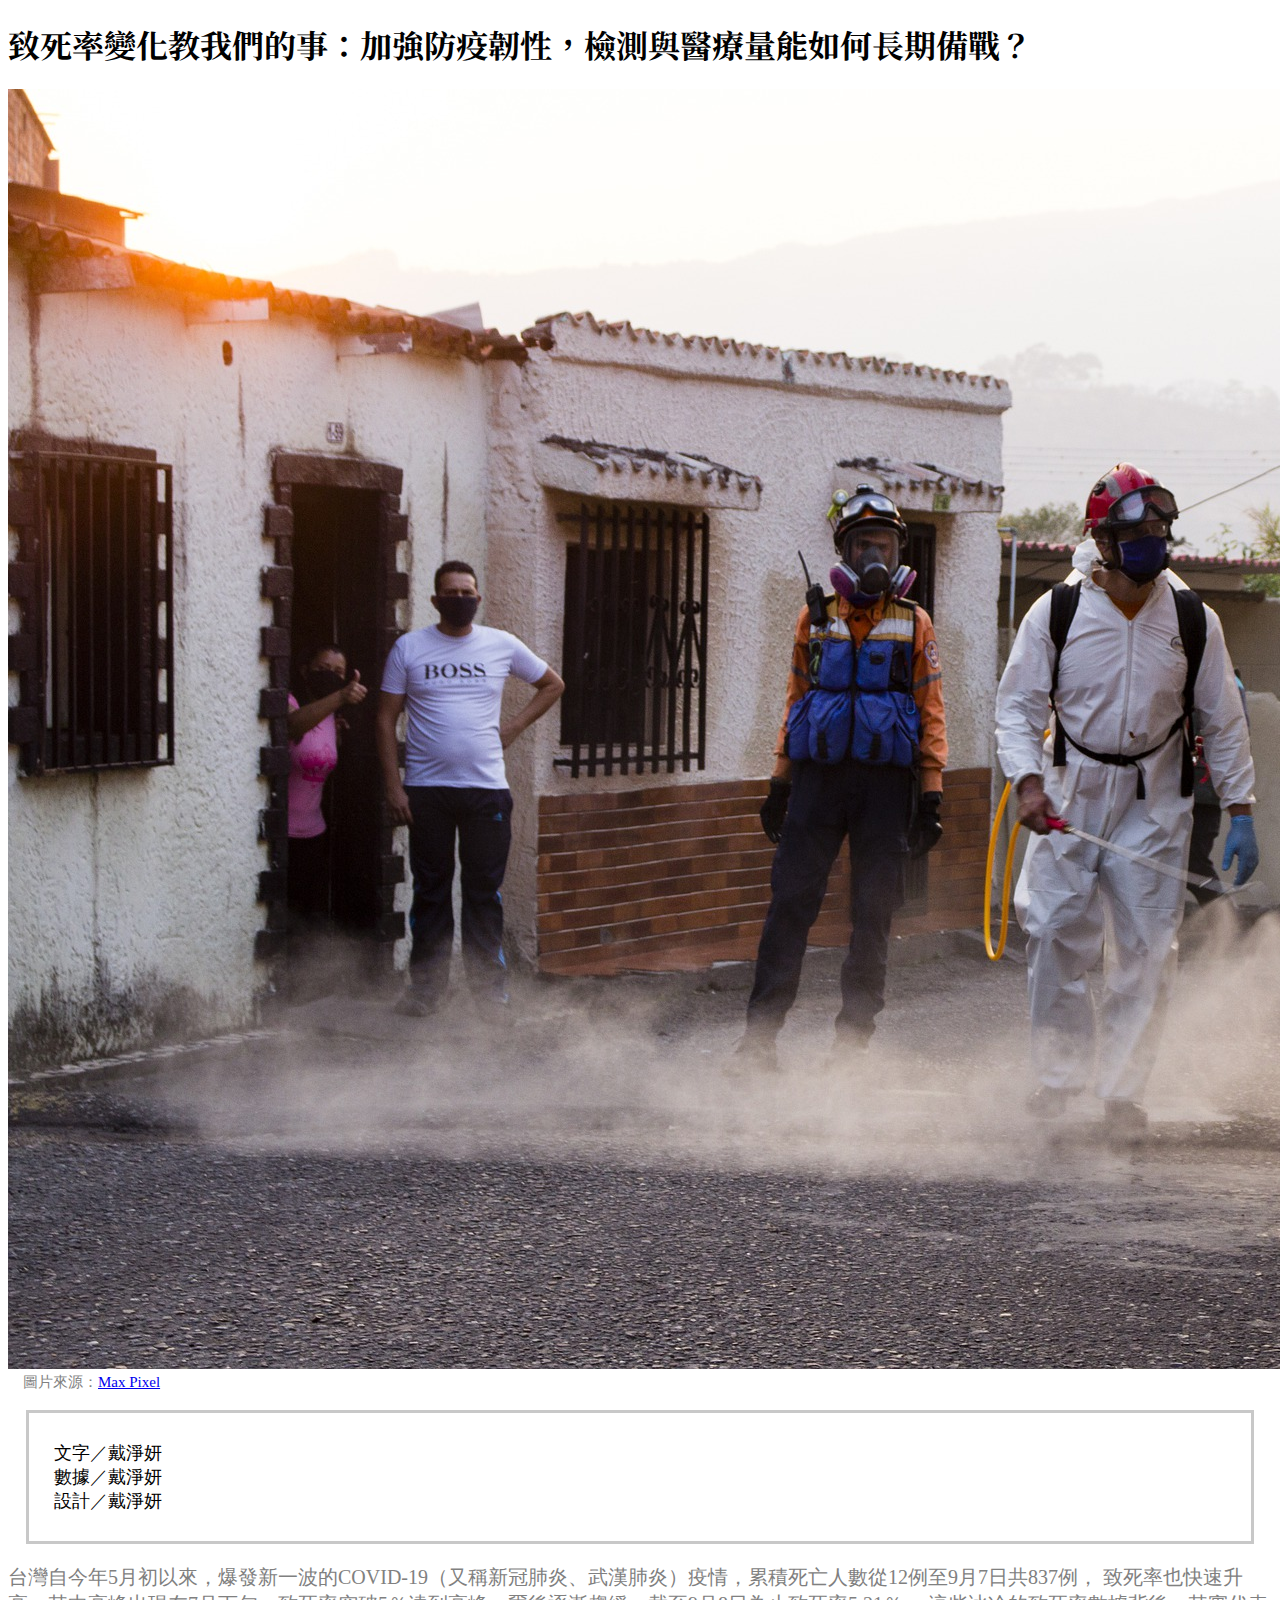
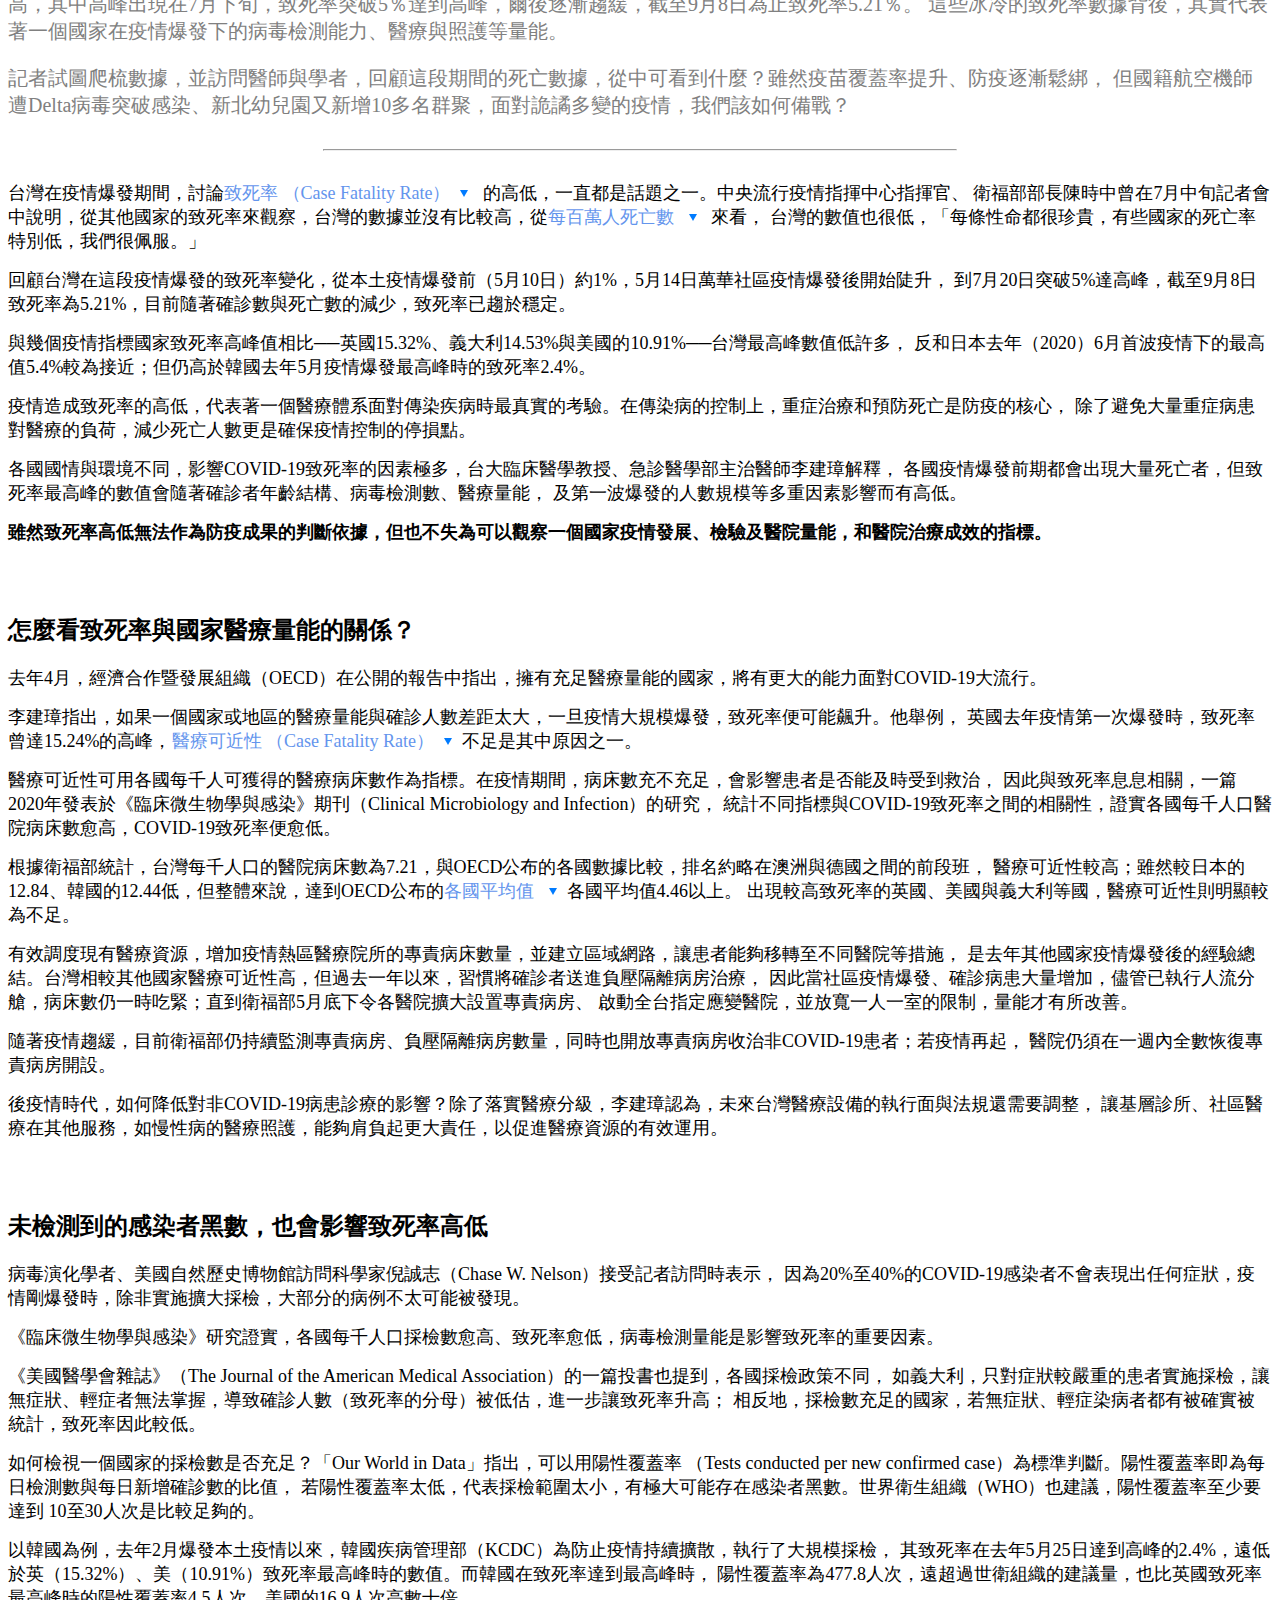
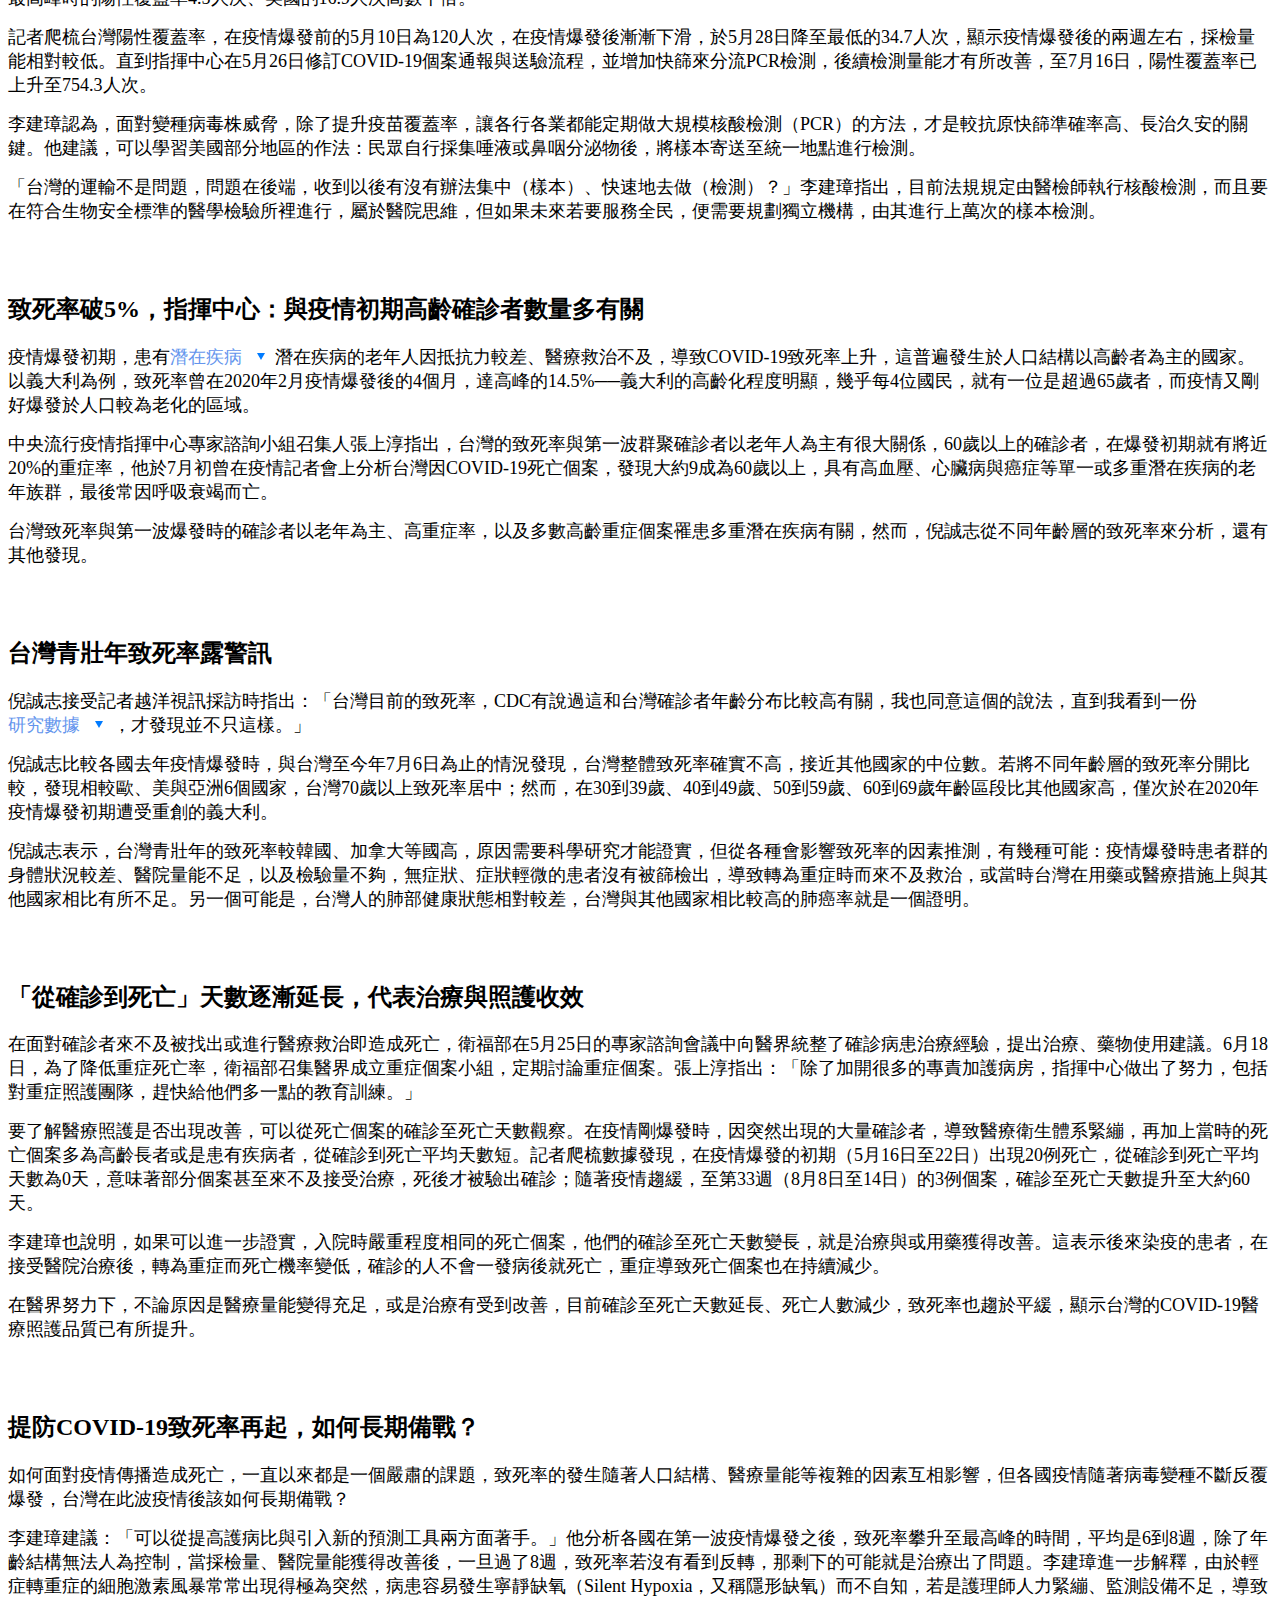
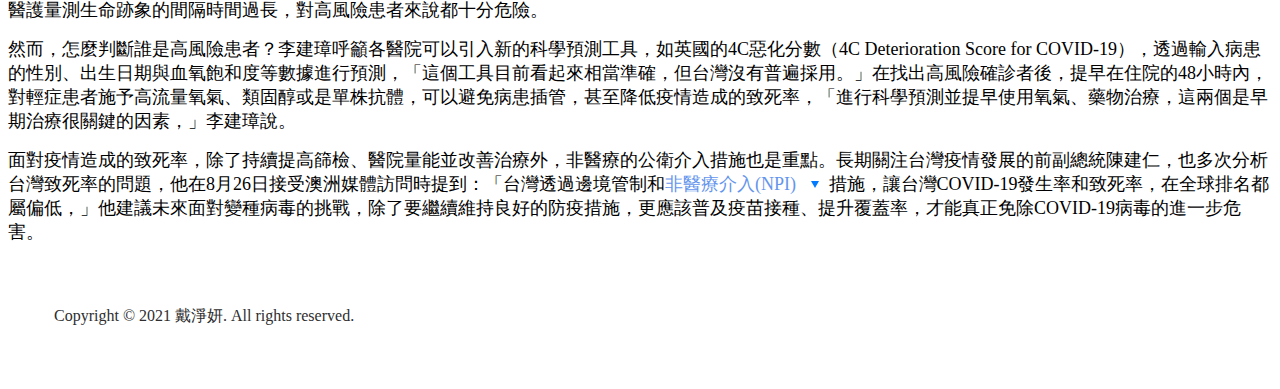
<file: index.html>
<!doctype html>
<html lang="en">

<head>
    <!-- Required meta tags -->
    <meta charset="utf-8">
    <meta name="viewport" content="width=device-width, initial-scale=1, shrink-to-fit=no">

    <!-- Bootstrap CSS -->
    <link rel="stylesheet" href="https://cdn.jsdelivr.net/npm/bootstrap@4.5.3/dist/css/bootstrap.min.css"
        integrity="sha384-TX8t27EcRE3e/ihU7zmQxVncDAy5uIKz4rEkgIXeMed4M0jlfIDPvg6uqKI2xXr2" crossorigin="anonymous">
    <link rel="stylesheet" href="css/as_2.css">
    <link href="https://fonts.googleapis.com/css?family=Noto+Serif+TC&amp;display=swap" rel="stylesheet" />
    <title>致死率變化教我們的事：加強防疫韌性，檢測與醫療量能如何長期備戰？</title>
</head>

<body>
    <div class="header">
        <div class="progress-container">
            <div class="progress-bar" id="myBar"></div>
        </div>
    </div>
    <div class="jumbotron jumbotron-fluid text-center">
        <div class="container">
            <div class="row">
                <h1 class="display-4">致死率變化教我們的事：加強防疫韌性，檢測與醫療量能如何長期備戰？</h1>
                <!-- <p>Window width: <span id="winwidth"></span></p> -->
            </div>
        </div>
    </div>
    <div class="jumbotron jumbotron-fluid text-center">
        <div class="row">
            <img src="assets/photo.jpg" class="img-fluid" alt="圖片來源：Max Pixel">
            <!-- <p>Window width: <span id="winwidth"></span></p> -->
        </div>
    </div>

    <div class="container jumbotron-fluid">
        <!-- 寬度註解 col-576 sm-768 md-992 lg-1200 xl -->
        <div class="row">
            <div class="col-md-2 lead">圖片來源：<a
                    href="https://www.maxpixel.net/Fogging-Covid-19-Disinfection-Coronavirus-Venezuela-6582058"
                    target="_blank">Max Pixel</a></p>
            </div>
            <div class="col-md-10"></div>
            <div class="col-md-2"></div>
        </div>
    </div>
    <div class="container">
        <div class="text-left border">
            <p class="lead" style="color: black;font-size: 18px;">文字／戴淨妍<br>數據／戴淨妍<br>設計／戴淨妍<br>
        </div>
    </div>
    <!-- 文字、數據、設計 / 戴淨妍； -->
    <!-- 前言 -->
    <div class="container preface">
        <div class="row justify-content-center align-items-center">
            <div class="col-sm-2"><span>
                </span></div>
            <div class=" col-sm-8">
                <p>台灣自今年5月初以來，爆發新一波的COVID-19（又稱新冠肺炎、武漢肺炎）疫情，累積死亡人數從12例至9月7日共837例，
                    致死率也快速升高，其中高峰出現在7月下旬，致死率突破5％達到高峰，爾後逐漸趨緩，截至9月8日為止致死率5.21％。
                    這些冰冷的致死率數據背後，其實代表著一個國家在疫情爆發下的病毒檢測能力、醫療與照護等量能。</p>
                <p>記者試圖爬梳數據，並訪問醫師與學者，回顧這段期間的死亡數據，從中可看到什麼？雖然疫苗覆蓋率提升、防疫逐漸鬆綁，
                    但國籍航空機師遭Delta病毒突破感染、新北幼兒園又新增10多名群聚，面對詭譎多變的疫情，我們該如何備戰？</p>
            </div>
            <div class="col-sm-2"><span></span></div>
        </div>
    </div>
    <!-- 分割線 -->
    <div class="container">
        <div class="row justify-content-center align-items-center">
            <hr style="width:50%;text-align:center;margin-top: 30px;margin-bottom: 30px;">
        </div>

    </div>
    <!-- 內文 -->
    <div class="container content">
        <div class="row justify-content-center align-items-center">
            <div class="col-sm-2"><span></span></div>
            <div class="col-sm-8">

                <p></p>
                <p>台灣在疫情爆發期間，討論<span class="dropdown">致死率
                        <span class="dropdown-content">
                            致死率＝累計死亡人數÷累積確診人數×100％
                        </span>
                        （Case Fatality Rate）<span class="triangle"></span></span>
                    的高低，一直都是話題之一。中央流行疫情指揮中心指揮官、
                    衛福部部長陳時中曾在7月中旬記者會中說明，從其他國家的致死率來觀察，台灣的數據並沒有比較高，從<span class="dropdown">每百萬人死亡數
                        <span class="triangle"></span><span class="dropdown-content">
                            截至9月1日，台灣每百萬人的死亡數為35人，美國為1,928.7人，日本為128.1人，韓國為44.9人。
                        </span></span>
                    來看，
                    台灣的數值也很低，「每條性命都很珍貴，有些國家的死亡率特別低，我們很佩服。」</p>
                <p>回顧台灣在這段疫情爆發的致死率變化，從本土疫情爆發前（5月10日）約1%，5月14日萬華社區疫情爆發後開始陡升，
                    到7月20日突破5%達高峰，截至9月8日致死率為5.21%，目前隨著確診數與死亡數的減少，致死率已趨於穩定。</p>
                <p>與幾個疫情指標國家致死率高峰值相比──英國15.32%、義大利14.53%與美國的10.91%──台灣最高峰數值低許多，
                    反和日本去年（2020）6月首波疫情下的最高值5.4%較為接近；但仍高於韓國去年5月疫情爆發最高峰時的致死率2.4%。</p>

                <div class="infogram-embed" data-id="f78b4d85-1252-41f5-93c5-1e1d00d97bef" data-type="interactive">
                </div>


                <p>疫情造成致死率的高低，代表著一個醫療體系面對傳染疾病時最真實的考驗。在傳染病的控制上，重症治療和預防死亡是防疫的核心，
                    除了避免大量重症病患對醫療的負荷，減少死亡人數更是確保疫情控制的停損點。</p>
                <p>各國國情與環境不同，影響COVID-19致死率的因素極多，台大臨床醫學教授、急診醫學部主治醫師李建璋解釋，
                    各國疫情爆發前期都會出現大量死亡者，但致死率最高峰的數值會隨著確診者年齡結構、病毒檢測數、醫療量能，
                    及第一波爆發的人數規模等多重因素影響而有高低。</p>
                <p class="bolder">雖然致死率高低無法作為防疫成果的判斷依據，但也不失為可以觀察一個國家疫情發展、檢驗及醫院量能，和醫院治療成效的指標。</p>

                <h2>怎麼看致死率與國家醫療量能的關係？</h2>
                <p>去年4月，經濟合作暨發展組織（OECD）在公開的報告中指出，擁有充足醫療量能的國家，將有更大的能力面對COVID-19大流行。</p>
                <p>李建璋指出，如果一個國家或地區的醫療量能與確診人數差距太大，一旦疫情大規模爆發，致死率便可能飆升。他舉例，
                    英國去年疫情第一次爆發時，致死率曾達15.24%的高峰，<span class="dropdown">醫療可近性
                        <span class="dropdown-content">
                            醫療可近性指個人在為達健康的目的下，醫療資源觸手可及的程度，因此提升醫療可近性可以使民眾就醫的可能性與方便性增加，有利於提升全民的健康狀況。
                        </span>
                        （Case Fatality Rate）<span class="triangle"></span></span>不足是其中原因之一。</p>
                <p>醫療可近性可用各國每千人可獲得的醫療病床數作為指標。在疫情期間，病床數充不充足，會影響患者是否能及時受到救治，
                    因此與致死率息息相關，一篇2020年發表於《臨床微生物學與感染》期刊（Clinical Microbiology and Infection）的研究，
                    統計不同指標與COVID-19致死率之間的相關性，證實各國每千人口醫院病床數愈高，COVID-19致死率便愈低。</p>
                <p>根據衛福部統計，台灣每千人口的醫院病床數為7.21，與OECD公布的各國數據比較，排名約略在澳洲與德國之間的前段班，
                    醫療可近性較高；雖然較日本的12.84、韓國的12.44低，但整體來說，達到OECD公布的<span class="dropdown">各國平均值
                        <span class="triangle"></span><span class="dropdown-content">
                            此處使用OECD公布之最新數據，統計範圍包含哥斯大黎加以外的37個成員國（哥斯大黎加方於今年5月21日加入OECD）。
                        </span></span>各國平均值4.46以上。
                    出現較高致死率的英國、美國與義大利等國，醫療可近性則明顯較為不足。</p>
                <div class="infogram-embed" data-id="bb9ef6a5-8e5f-44da-8224-71628be93592" data-type="interactive">
                </div>
                <p>有效調度現有醫療資源，增加疫情熱區醫療院所的專責病床數量，並建立區域網路，讓患者能夠移轉至不同醫院等措施，
                    是去年其他國家疫情爆發後的經驗總結。台灣相較其他國家醫療可近性高，但過去一年以來，習慣將確診者送進負壓隔離病房治療，
                    因此當社區疫情爆發、確診病患大量增加，儘管已執行人流分艙，病床數仍一時吃緊；直到衛福部5月底下令各醫院擴大設置專責病房、
                    啟動全台指定應變醫院，並放寬一人一室的限制，量能才有所改善。</p>
                <p>隨著疫情趨緩，目前衛福部仍持續監測專責病房、負壓隔離病房數量，同時也開放專責病房收治非COVID-19患者；若疫情再起，
                    醫院仍須在一週內全數恢復專責病房開設。</p>
                <p>後疫情時代，如何降低對非COVID-19病患診療的影響？除了落實醫療分級，李建璋認為，未來台灣醫療設備的執行面與法規還需要調整，
                    讓基層診所、社區醫療在其他服務，如慢性病的醫療照護，能夠肩負起更大責任，以促進醫療資源的有效運用。</p>

                <h2>未檢測到的感染者黑數，也會影響致死率高低</h2>
                <p>病毒演化學者、美國自然歷史博物館訪問科學家倪誠志（Chase W. Nelson）接受記者訪問時表示，
                    因為20%至40%的COVID-19感染者不會表現出任何症狀，疫情剛爆發時，除非實施擴大採檢，大部分的病例不太可能被發現。</p>
                <p>《臨床微生物學與感染》研究證實，各國每千人口採檢數愈高、致死率愈低，病毒檢測量能是影響致死率的重要因素。</p>
                <p>《美國醫學會雜誌》（The Journal of the American Medical Association）的一篇投書也提到，各國採檢政策不同，
                    如義大利，只對症狀較嚴重的患者實施採檢，讓無症狀、輕症者無法掌握，導致確診人數（致死率的分母）被低估，進一步讓致死率升高；
                    相反地，採檢數充足的國家，若無症狀、輕症染病者都有被確實被統計，致死率因此較低。</p>
                <p>如何檢視一個國家的採檢數是否充足？「Our World in Data」指出，可以用陽性覆蓋率
                    （Tests conducted per new confirmed case）為標準判斷。陽性覆蓋率即為每日檢測數與每日新增確診數的比值，
                    若陽性覆蓋率太低，代表採檢範圍太小，有極大可能存在感染者黑數。世界衛生組織（WHO）也建議，陽性覆蓋率至少要達到
                    10至30人次是比較足夠的。</p>
                <p>以韓國為例，去年2月爆發本土疫情以來，韓國疾病管理部（KCDC）為防止疫情持續擴散，執行了大規模採檢，
                    其致死率在去年5月25日達到高峰的2.4%，遠低於英（15.32%）、美（10.91%）致死率最高峰時的數值。而韓國在致死率達到最高峰時，
                    陽性覆蓋率為477.8人次，遠超過世衛組織的建議量，也比英國致死率最高峰時的陽性覆蓋率4.5人次、美國的16.9人次高數十倍。
                </p>
                <!-- 陽性覆蓋率 -->
                <div class="infogram-embed" data-id="d3cca522-b2dc-4e57-bf65-0898c8fcccba" data-type="interactive">
                </div>

                <p>記者爬梳台灣陽性覆蓋率，在疫情爆發前的5月10日為120人次，在疫情爆發後漸漸下滑，於5月28日降至最低的34.7人次，顯示疫情爆發後的兩週左右，採檢量能相對較低。直到指揮中心在5月26日修訂COVID-19個案通報與送驗流程，並增加快篩來分流PCR檢測，後續檢測量能才有所改善，至7月16日，陽性覆蓋率已上升至754.3人次。
                </p>
                <p>李建璋認為，面對變種病毒株威脅，除了提升疫苗覆蓋率，讓各行各業都能定期做大規模核酸檢測（PCR）的方法，才是較抗原快篩準確率高、長治久安的關鍵。他建議，可以學習美國部分地區的作法：民眾自行採集唾液或鼻咽分泌物後，將樣本寄送至統一地點進行檢測。
                </p>
                <p>「台灣的運輸不是問題，問題在後端，收到以後有沒有辦法集中（樣本）、快速地去做（檢測）？」李建璋指出，目前法規規定由醫檢師執行核酸檢測，而且要在符合生物安全標準的醫學檢驗所裡進行，屬於醫院思維，但如果未來若要服務全民，便需要規劃獨立機構，由其進行上萬次的樣本檢測。
                </p>
                <h2>致死率破5%，指揮中心：與疫情初期高齡確診者數量多有關</h2>
                <p>疫情爆發初期，患有<span class="dropdown">潛在疾病
                        <span class="triangle"></span><span class="dropdown-content">
                            包含高血壓、糖尿病、心血管疾病、腎臟疾病、中風、癌症與高血脂等。
                        </span></span>潛在疾病的老年人因抵抗力較差、醫療救治不及，導致COVID-19致死率上升，這普遍發生於人口結構以高齡者為主的國家。以義大利為例，致死率曾在2020年2月疫情爆發後的4個月，達高峰的14.5%──義大利的高齡化程度明顯，幾乎每4位國民，就有一位是超過65歲者，而疫情又剛好爆發於人口較為老化的區域。
                </p>
                <div class="infogram-embed" data-id="77550bbc-d35b-4cb1-8d52-ef4559d59cb4" data-type="interactive">
                </div>
                <p>中央流行疫情指揮中心專家諮詢小組召集人張上淳指出，台灣的致死率與第一波群聚確診者以老年人為主有很大關係，60歲以上的確診者，在爆發初期就有將近20%的重症率，他於7月初曾在疫情記者會上分析台灣因COVID-19死亡個案，發現大約9成為60歲以上，具有高血壓、心臟病與癌症等單一或多重潛在疾病的老年族群，最後常因呼吸衰竭而亡。
                </p>
                <p>台灣致死率與第一波爆發時的確診者以老年為主、高重症率，以及多數高齡重症個案罹患多重潛在疾病有關，然而，倪誠志從不同年齡層的致死率來分析，還有其他發現。</p>
                <h2>台灣青壯年致死率露警訊</h2>
                <p>倪誠志接受記者越洋視訊採訪時指出：「台灣目前的致死率，CDC有說過這和台灣確診者年齡分布比較高有關，我也同意這個的說法，直到我看到一份<span class="dropdown">研究數據
                        <span class="triangle"></span><span class="dropdown-content">
                            這份研究名為〈七個國家之間特定年齡和年齡調整致死率的比較〉，於2020年10月21日發表於《公共科學圖書館：綜合》（PLOS ONE）期刊。
                            當中提到，各國未經過統計方法調整的粗致死率，受確診者年齡層分佈影響很大，因此，想比較各國致死率高低，以年齡層區分較為精準。
                        </span></span>，才發現並不只這樣。」</p>
                <p>倪誠志比較各國去年疫情爆發時，與台灣至今年7月6日為止的情況發現，台灣整體致死率確實不高，接近其他國家的中位數。若將不同年齡層的致死率分開比較，發現相較歐、美與亞洲6個國家，台灣70歲以上致死率居中；然而，在30到39歲、40到49歲、50到59歲、60到69歲年齡區段比其他國家高，僅次於在2020年疫情爆發初期遭受重創的義大利。
                </p>

                <div class="infogram-embed" data-id="1caeb37e-c734-48da-b999-007521bcedfe" data-type="interactive">
                </div>
                <p>倪誠志表示，台灣青壯年的致死率較韓國、加拿大等國高，原因需要科學研究才能證實，但從各種會影響致死率的因素推測，有幾種可能：疫情爆發時患者群的身體狀況較差、醫院量能不足，以及檢驗量不夠，無症狀、症狀輕微的患者沒有被篩檢出，導致轉為重症時而來不及救治，或當時台灣在用藥或醫療措施上與其他國家相比有所不足。另一個可能是，台灣人的肺部健康狀態相對較差，台灣與其他國家相比較高的肺癌率就是一個證明。
                </p>
                <h2>「從確診到死亡」天數逐漸延長，代表治療與照護收效</h2>
                <p>在面對確診者來不及被找出或進行醫療救治即造成死亡，衛福部在5月25日的專家諮詢會議中向醫界統整了確診病患治療經驗，提出治療、藥物使用建議。6月18日，為了降低重症死亡率，衛福部召集醫界成立重症個案小組，定期討論重症個案。張上淳指出：「除了加開很多的專責加護病房，指揮中心做出了努力，包括對重症照護團隊，趕快給他們多一點的教育訓練。」
                </p>
                <p>要了解醫療照護是否出現改善，可以從死亡個案的確診至死亡天數觀察。在疫情剛爆發時，因突然出現的大量確診者，導致醫療衛生體系緊繃，再加上當時的死亡個案多為高齡長者或是患有疾病者，從確診到死亡平均天數短。記者爬梳數據發現，在疫情爆發的初期（5月16日至22日）出現20例死亡，從確診到死亡平均天數為0天，意味著部分個案甚至來不及接受治療，死後才被驗出確診；隨著疫情趨緩，至第33週（8月8日至14日）的3例個案，確診至死亡天數提升至大約60天。
                </p>
                <div class="infogram-embed" data-id="81b84984-e8e2-4a7e-a856-dbd56ccc1b8e" data-type="interactive">
                </div>
                <p>李建璋也說明，如果可以進一步證實，入院時嚴重程度相同的死亡個案，他們的確診至死亡天數變長，就是治療與或用藥獲得改善。這表示後來染疫的患者，在接受醫院治療後，轉為重症而死亡機率變低，確診的人不會一發病後就死亡，重症導致死亡個案也在持續減少。
                </p>
                <p>在醫界努力下，不論原因是醫療量能變得充足，或是治療有受到改善，目前確診至死亡天數延長、死亡人數減少，致死率也趨於平緩，顯示台灣的COVID-19醫療照護品質已有所提升。</p>
                <h2>提防COVID-19致死率再起，如何長期備戰？</h2>
                <p>如何面對疫情傳播造成死亡，一直以來都是一個嚴肅的課題，致死率的發生隨著人口結構、醫療量能等複雜的因素互相影響，但各國疫情隨著病毒變種不斷反覆爆發，台灣在此波疫情後該如何長期備戰？</p>
                <p>李建璋建議：「可以從提高護病比與引入新的預測工具兩方面著手。」他分析各國在第一波疫情爆發之後，致死率攀升至最高峰的時間，平均是6到8週，除了年齡結構無法人為控制，當採檢量、醫院量能獲得改善後，一旦過了8週，致死率若沒有看到反轉，那剩下的可能就是治療出了問題。李建璋進一步解釋，由於輕症轉重症的細胞激素風暴常常出現得極為突然，病患容易發生寧靜缺氧（Silent
                    Hypoxia，又稱隱形缺氧）而不自知，若是護理師人力緊繃、監測設備不足，導致醫護量測生命跡象的間隔時間過長，對高風險患者來說都十分危險。</p>
                <p>然而，怎麼判斷誰是高風險患者？李建璋呼籲各醫院可以引入新的科學預測工具，如英國的4C惡化分數（4C Deterioration Score for
                    COVID-19），透過輸入病患的性別、出生日期與血氧飽和度等數據進行預測，「這個工具目前看起來相當準確，但台灣沒有普遍採用。」在找出高風險確診者後，提早在住院的48小時內，對輕症患者施予高流量氧氣、類固醇或是單株抗體，可以避免病患插管，甚至降低疫情造成的致死率，「進行科學預測並提早使用氧氣、藥物治療，這兩個是早期治療很關鍵的因素，」李建璋說。
                </p>
                <p>面對疫情造成的致死率，除了持續提高篩檢、醫院量能並改善治療外，非醫療的公衛介入措施也是重點。長期關注台灣疫情發展的前副總統陳建仁，也多次分析台灣致死率的問題，他在8月26日接受澳洲媒體訪問時提到：「台灣透過邊境管制和<span
                        class="dropdown">非醫療介入(NPI)

                        <span class="triangle"></span><span class="dropdown-content">
                            以非藥物、疫苗的方式介入疫情，如衛生教育、環境消毒等，減緩疫情延燒的速度。
                        </span></span>措施，讓台灣COVID-19發生率和致死率，在全球排名都屬偏低，」他建議未來面對變種病毒的挑戰，除了要繼續維持良好的防疫措施，更應該普及疫苗接種、提升覆蓋率，才能真正免除COVID-19病毒的進一步危害。
                </p>
            </div>
            <div class="col-sm-2"><span></span></div>
        </div>
    </div>

    <div class="footer text-center">
        <div class="container">
            <p>Copyright © 2021 戴淨妍. All rights reserved.</p>
        </div>
    </div>



    <!-- Optional JavaScript; choose one of the two! -->

    <!-- Option 1: jQuery and Bootstrap Bundle (includes Popper) -->
    <script src="https://code.jquery.com/jquery-3.5.1.slim.min.js"
        integrity="sha384-DfXdz2htPH0lsSSs5nCTpuj/zy4C+OGpamoFVy38MVBnE+IbbVYUew+OrCXaRkfj" crossorigin="anonymous">
    </script>
    <script src="https://cdn.jsdelivr.net/npm/bootstrap@4.5.3/dist/js/bootstrap.bundle.min.js"
        integrity="sha384-ho+j7jyWK8fNQe+A12Hb8AhRq26LrZ/JpcUGGOn+Y7RsweNrtN/tE3MoK7ZeZDyx" crossorigin="anonymous">

    </script>
    <script>
        $(window).on('resize', function () {
            var winw = $(window).width();
            console.log(winw);
            $("#winwidth").html(winw);
        });
    </script>
    <!-- Option 2: jQuery, Popper.js, and Bootstrap JS
    <script src="https://code.jquery.com/jquery-3.5.1.slim.min.js" integrity="sha384-DfXdz2htPH0lsSSs5nCTpuj/zy4C+OGpamoFVy38MVBnE+IbbVYUew+OrCXaRkfj" crossorigin="anonymous"></script>
    <script src="https://cdn.jsdelivr.net/npm/popper.js@1.16.1/dist/umd/popper.min.js" integrity="sha384-9/reFTGAW83EW2RDu2S0VKaIzap3H66lZH81PoYlFhbGU+6BZp6G7niu735Sk7lN" crossorigin="anonymous"></script>
    <script src="https://cdn.jsdelivr.net/npm/bootstrap@4.5.3/dist/js/bootstrap.min.js" integrity="sha384-w1Q4orYjBQndcko6MimVbzY0tgp4pWB4lZ7lr30WKz0vr/aWKhXdBNmNb5D92v7s" crossorigin="anonymous"></script>
    -->
    <script>
        // Get the modal
        var modal = document.getElementById("myModal");

        // Get the image and insert it inside the modal - use its "alt" text as a caption
        var img = document.getElementById("myImg");
        var modalImg = document.getElementById("img01");
        var captionText = document.getElementById("caption");
        img.onclick = function () {
            modal.style.display = "block";
            modalImg.src = this.src;
            captionText.innerHTML = this.alt;
        }

        // Get the <span> element that closes the modal
        var span = document.getElementsByClassName("close")[0];

        // When the user clicks on <span> (x), close the modal
        span.onclick = function () {
            modal.style.display = "none";
        }
    </script>

    <script>
        ! function (e, i, n, s) {
            var t = "InfogramEmbeds",
                d = e.getElementsByTagName("script")[0];
            if (window[t] && window[t].initialized) window[t].process && window[t].process();
            else if (!e.getElementById(n)) {
                var o = e.createElement("script");
                o.async = 1, o.id = n, o.src = "https://e.infogram.com/js/dist/embed-loader-min.js", d
                    .parentNode.insertBefore(o, d)
            }
        }(document, 0, "infogram-async");
    </script>
    <script>
        // When the user scrolls the page, execute myFunction 
        window.onscroll = function () {
            myFunction()
        };

        function myFunction() {
            var winScroll = document.body.scrollTop || document.documentElement.scrollTop;
            var height = document.documentElement.scrollHeight - document.documentElement.clientHeight;
            var scrolled = (winScroll / height) * 100;
            document.getElementById("myBar").style.width = scrolled + "%";
        }
    </script>
</body>

</html>
</file>
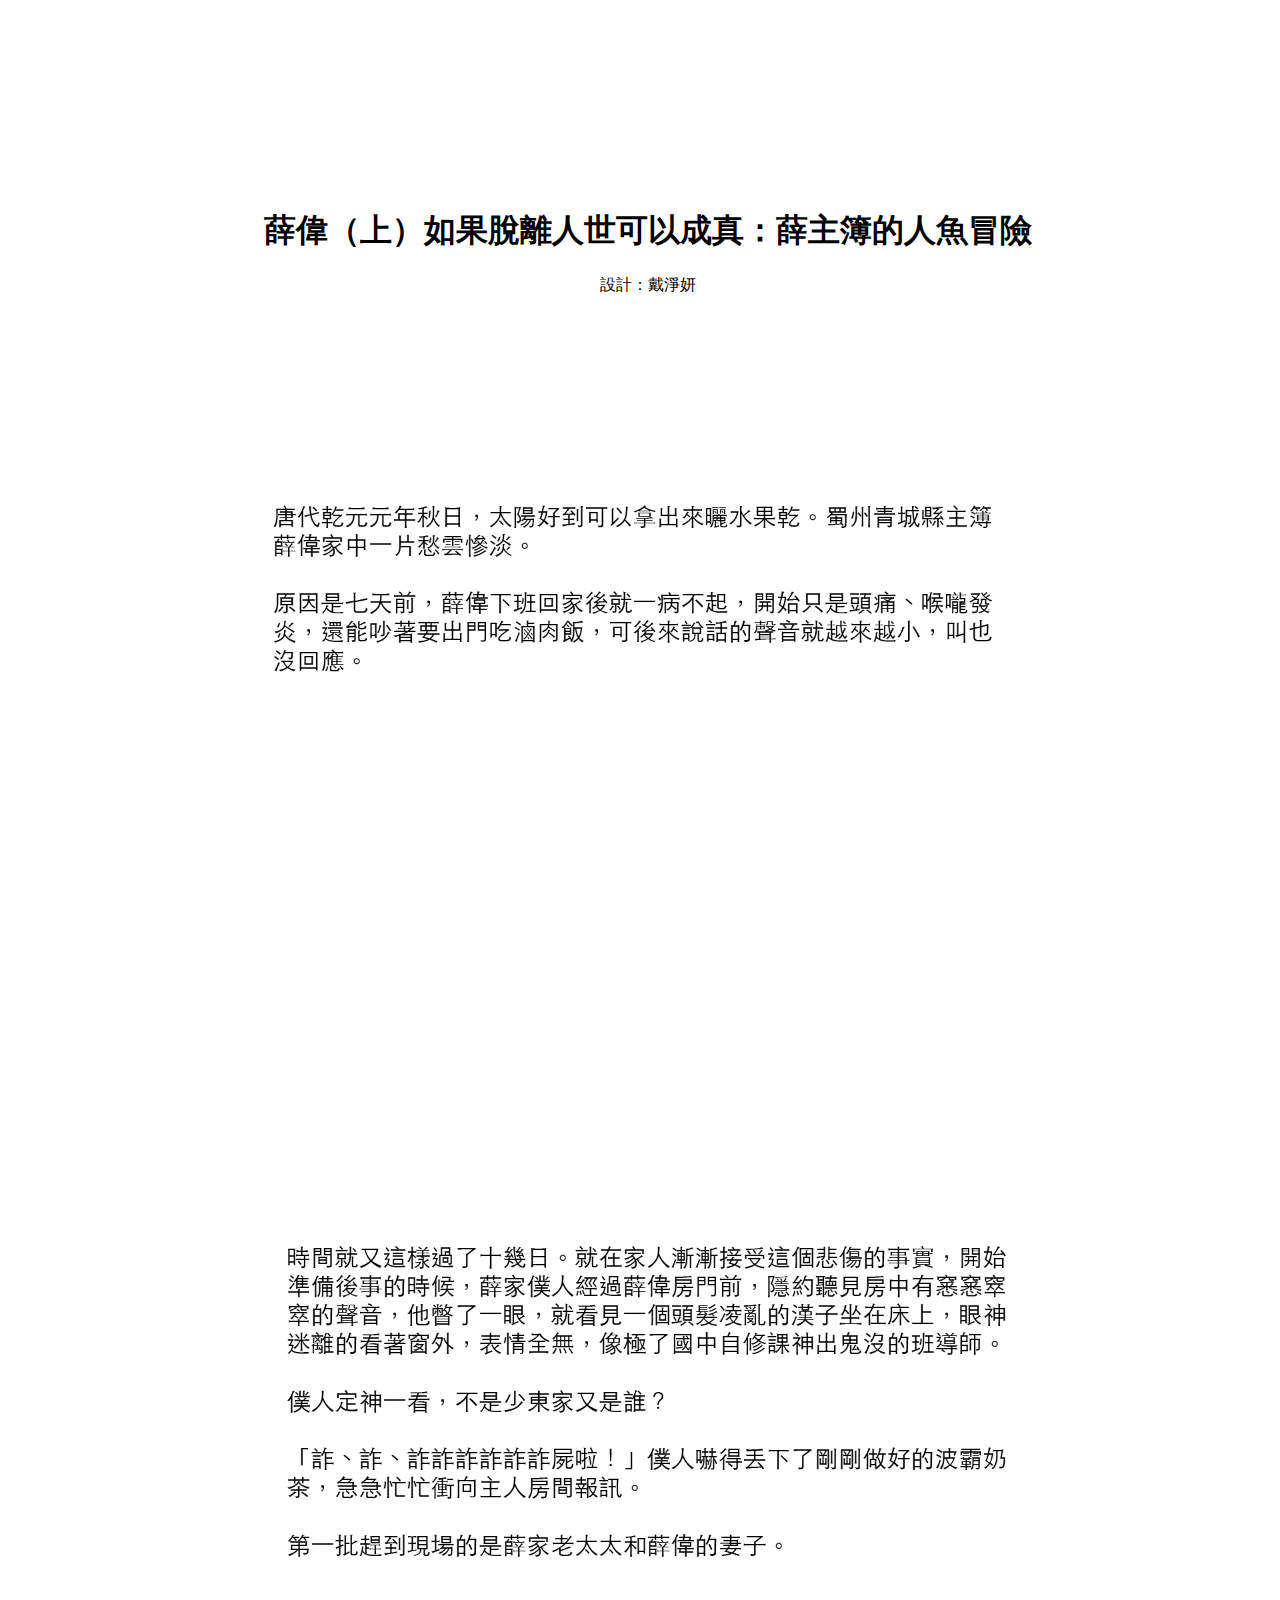
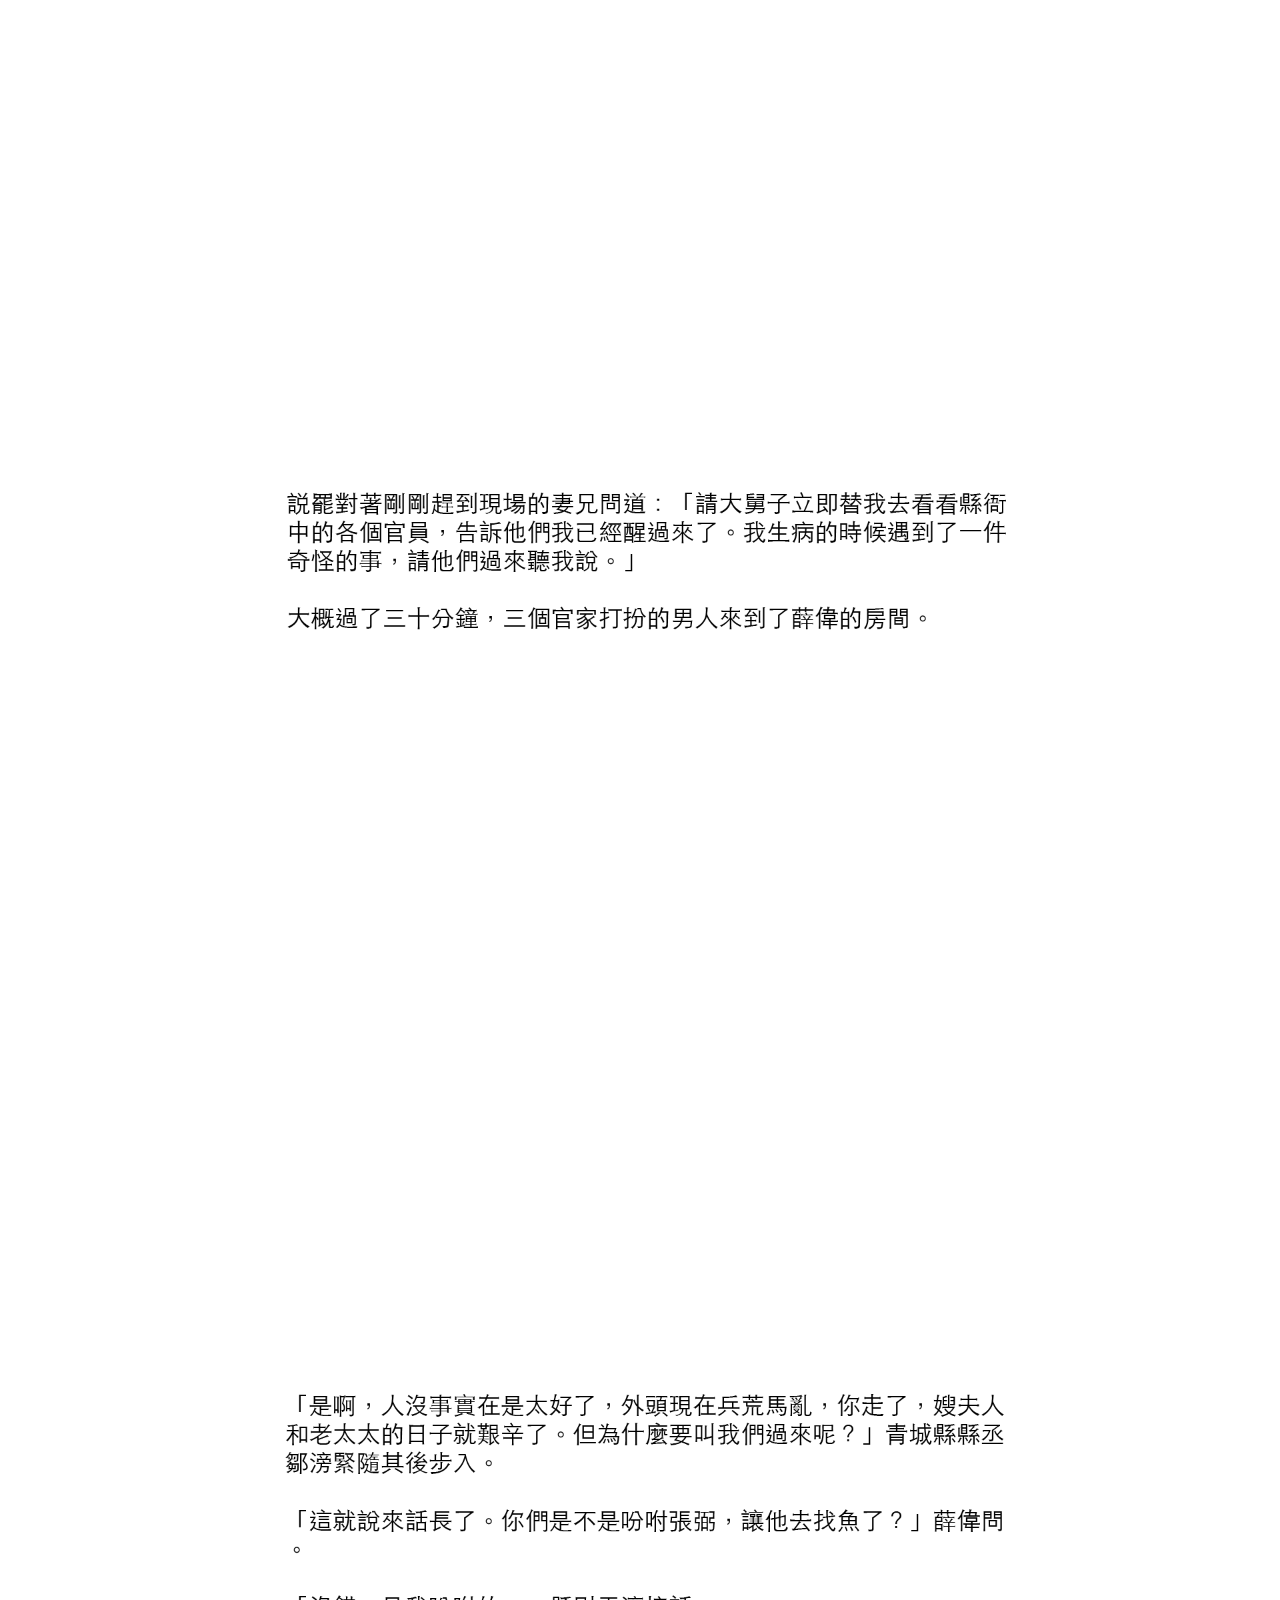
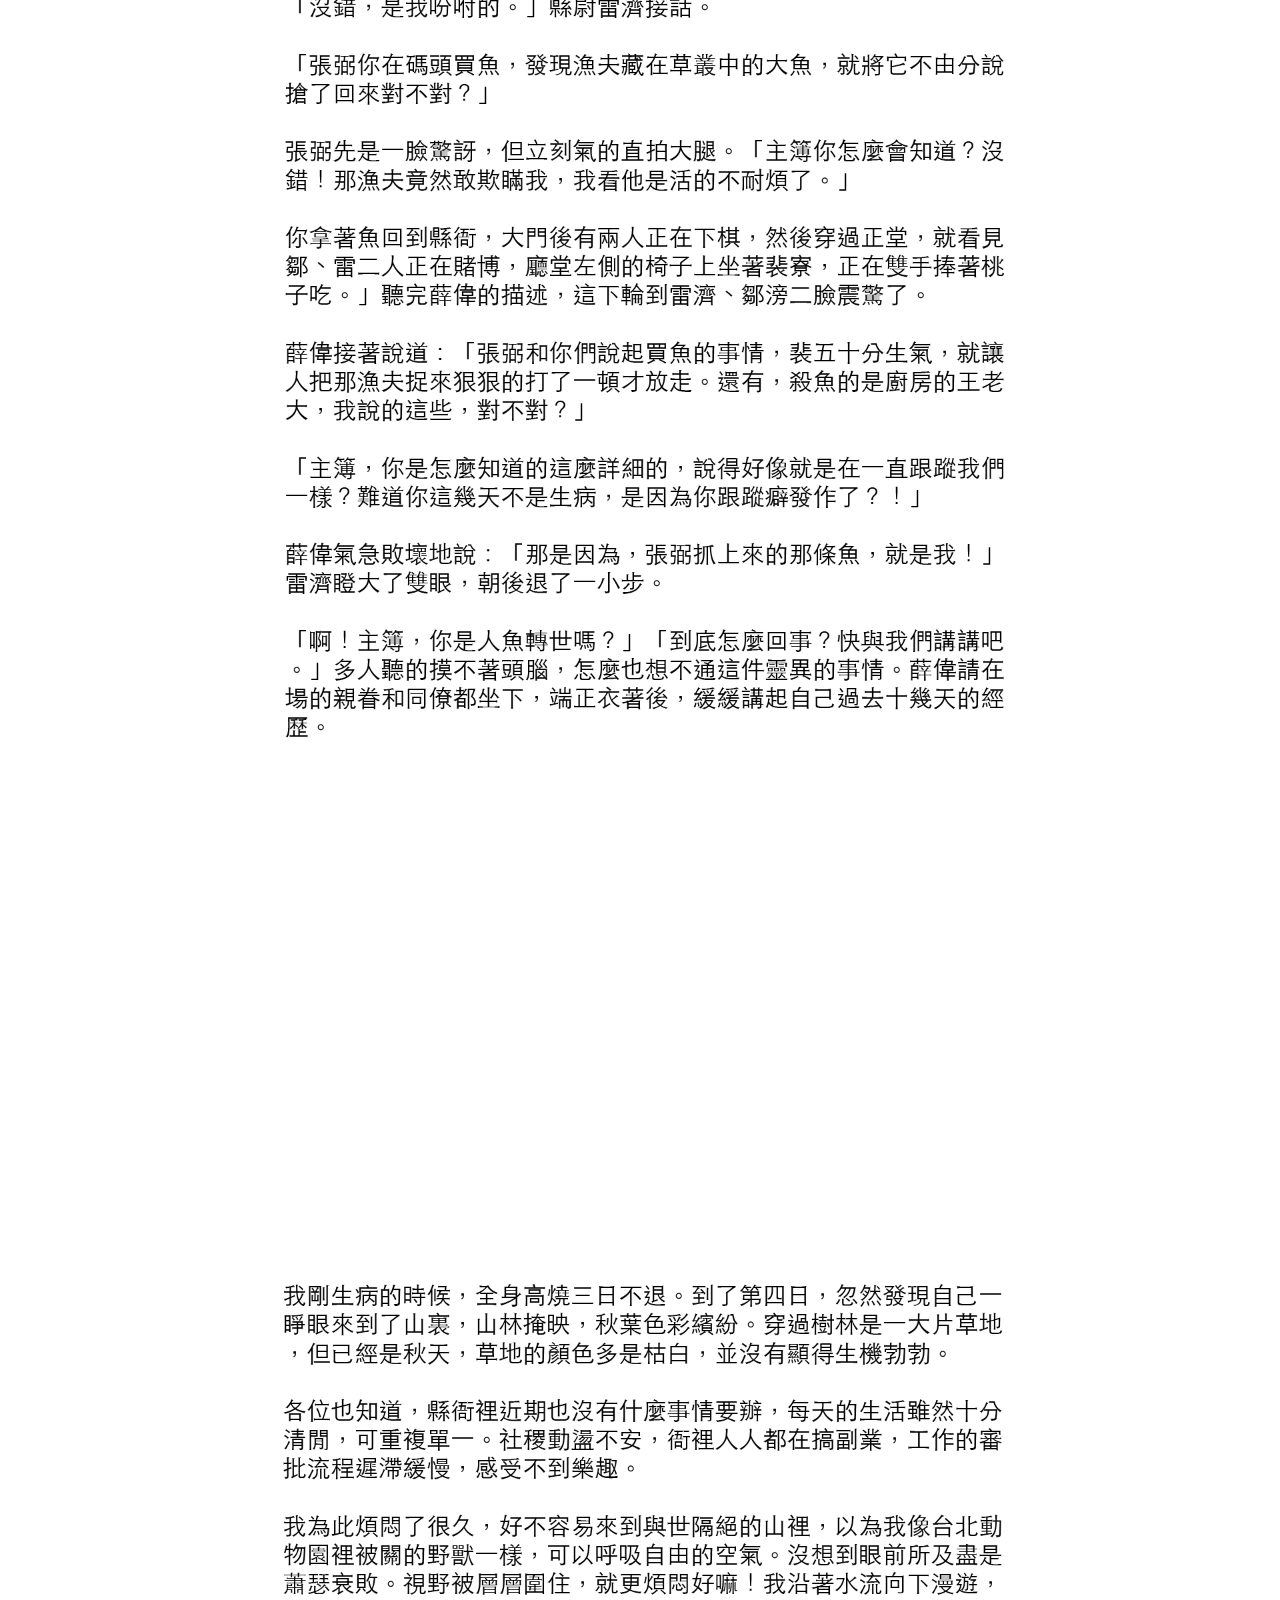
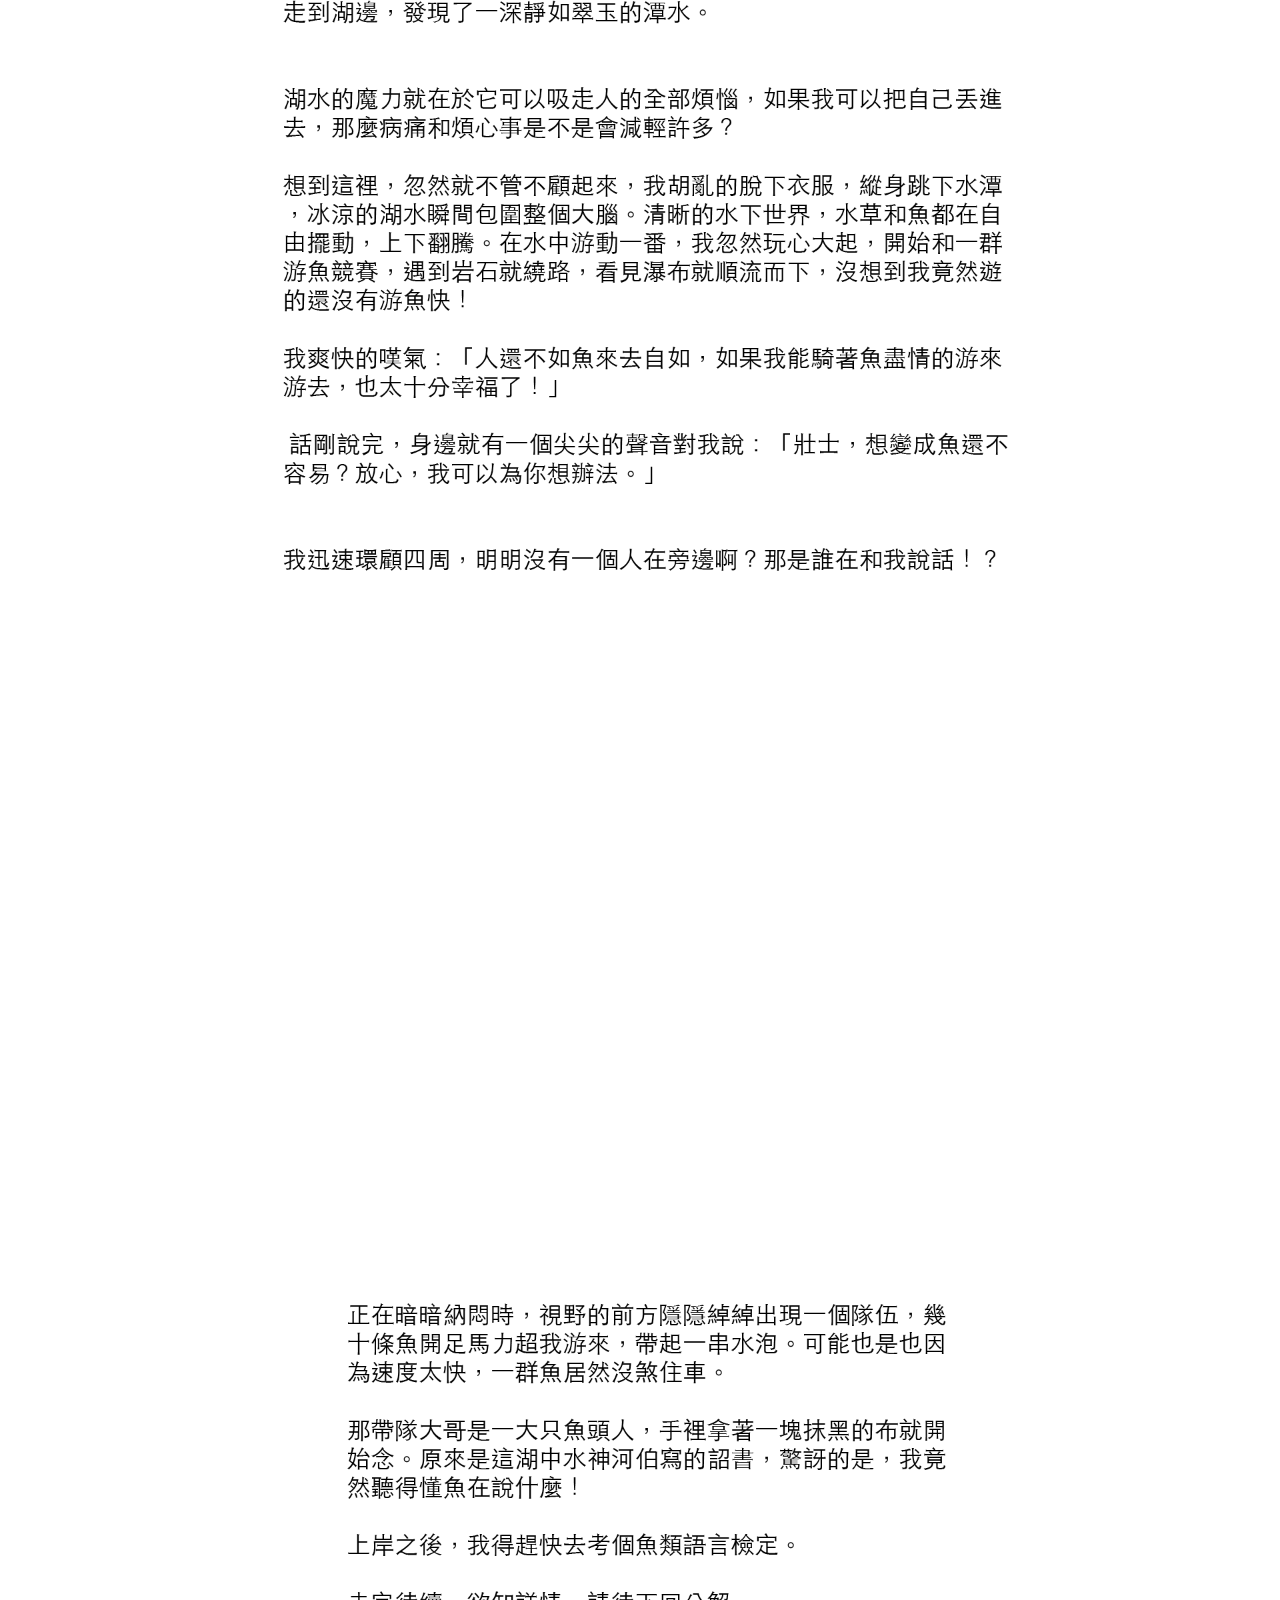
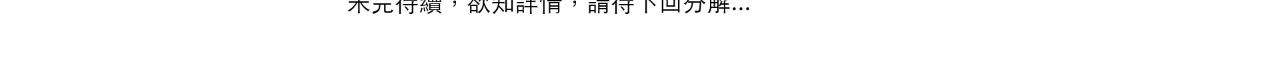
<file: as_6/index.html>
<!doctype html>
<html lang="en">

<head>
    <!-- Required meta tags -->
    <meta charset="utf-8">
    <meta name="viewport" content="width=device-width, initial-scale=1, shrink-to-fit=no">

    <!-- Bootstrap CSS -->
    <link rel="stylesheet" href="https://stackpath.bootstrapcdn.com/bootstrap/4.1.3/css/bootstrap.min.css"
        integrity="sha384-MCw98/SFnGE8fJT3GXwEOngsV7Zt27NXFoaoApmYm81iuXoPkFOJwJ8ERdknLPMO" crossorigin="anonymous">
    <link rel="stylesheet" href="https://cdnjs.cloudflare.com/ajax/libs/animate.css/3.7.0/animate.min.css">
    <link rel="stylesheet" href="as_6.css">
    <title>13_4_comic_player</title>

</head>

<body>

    <div id="outer" style="width:100vw;">
        <div class="center">
            <h1 style="text-align: center;">薛偉（上）如果脫離人世可以成真：薛主簿的人魚冒險</h1>
            <p style="text-align: center;margin:auto;width:60%">設計：戴淨妍</p>
        </div>
        <img src="asset/as6_1_工作區域 1.png" class="img-fluid" style="position:absolute;width:100vw;">
        <img src="asset/as6_2_工作區域 1.png" class="img-fluid slideanimate" data-pos=10 data-direction="fadeInRight"
            style="position:absolute;width:100vw;">
        <img src="asset/as6_3_工作區域 1.png" class="img-fluid slideanimate" data-pos=800 data-direction="fadeInDown"
            style="position:absolute;width:100vw;">
        <img src="asset/as6_4_工作區域 1.png" class="img-fluid slideanimate" data-pos=1500 data-direction="fadeInLeft"
            style="position:absolute;width:100vw;">
        <img src="asset/as6_5_工作區域 1.png" class="img-fluid slideanimate" data-pos=3000 data-direction="fadeInDown"
            style="position:absolute;width:100vw;">
        <img src="asset/as6_6_工作區域 1.png" class="img-fluid slideanimate" data-pos=4500 data-direction="fadeInDown"
            style="position:absolute;width:100vw;">
    </div>


    <!-- Optional JavaScript -->
    <!-- jQuery first, then Popper.js, then Bootstrap JS -->
    <script src="https://code.jquery.com/jquery-3.3.1.slim.min.js"
        integrity="sha384-q8i/X+965DzO0rT7abK41JStQIAqVgRVzpbzo5smXKp4YfRvH+8abtTE1Pi6jizo" crossorigin="anonymous">
    </script>
    <script src="https://cdnjs.cloudflare.com/ajax/libs/popper.js/1.14.3/umd/popper.min.js"
        integrity="sha384-ZMP7rVo3mIykV+2+9J3UJ46jBk0WLaUAdn689aCwoqbBJiSnjAK/l8WvCWPIPm49" crossorigin="anonymous">
    </script>
    <script src="https://stackpath.bootstrapcdn.com/bootstrap/4.1.3/js/bootstrap.min.js"
        integrity="sha384-ChfqqxuZUCnJSK3+MXmPNIyE6ZbWh2IMqE241rYiqJxyMiZ6OW/JmZQ5stwEULTy" crossorigin="anonymous">
    </script>

    <script>
        $(function () {
            var winh = $(window).height();
            $(window).scroll(function () {
                var scrolled = $(window).scrollTop();
                $(".slideanimate").each(function () {
                    if (scrolled > $(this).data("pos")) {
                        $(this).addClass("animated slide " + $(this).data("direction"));
                    }
                    if (scrolled == 0) {
                        $(this).removeClass("animated slide " + $(this).data("direction"));
                    }
                });
            });
        });
    </script>


</body>

</html>
</file>
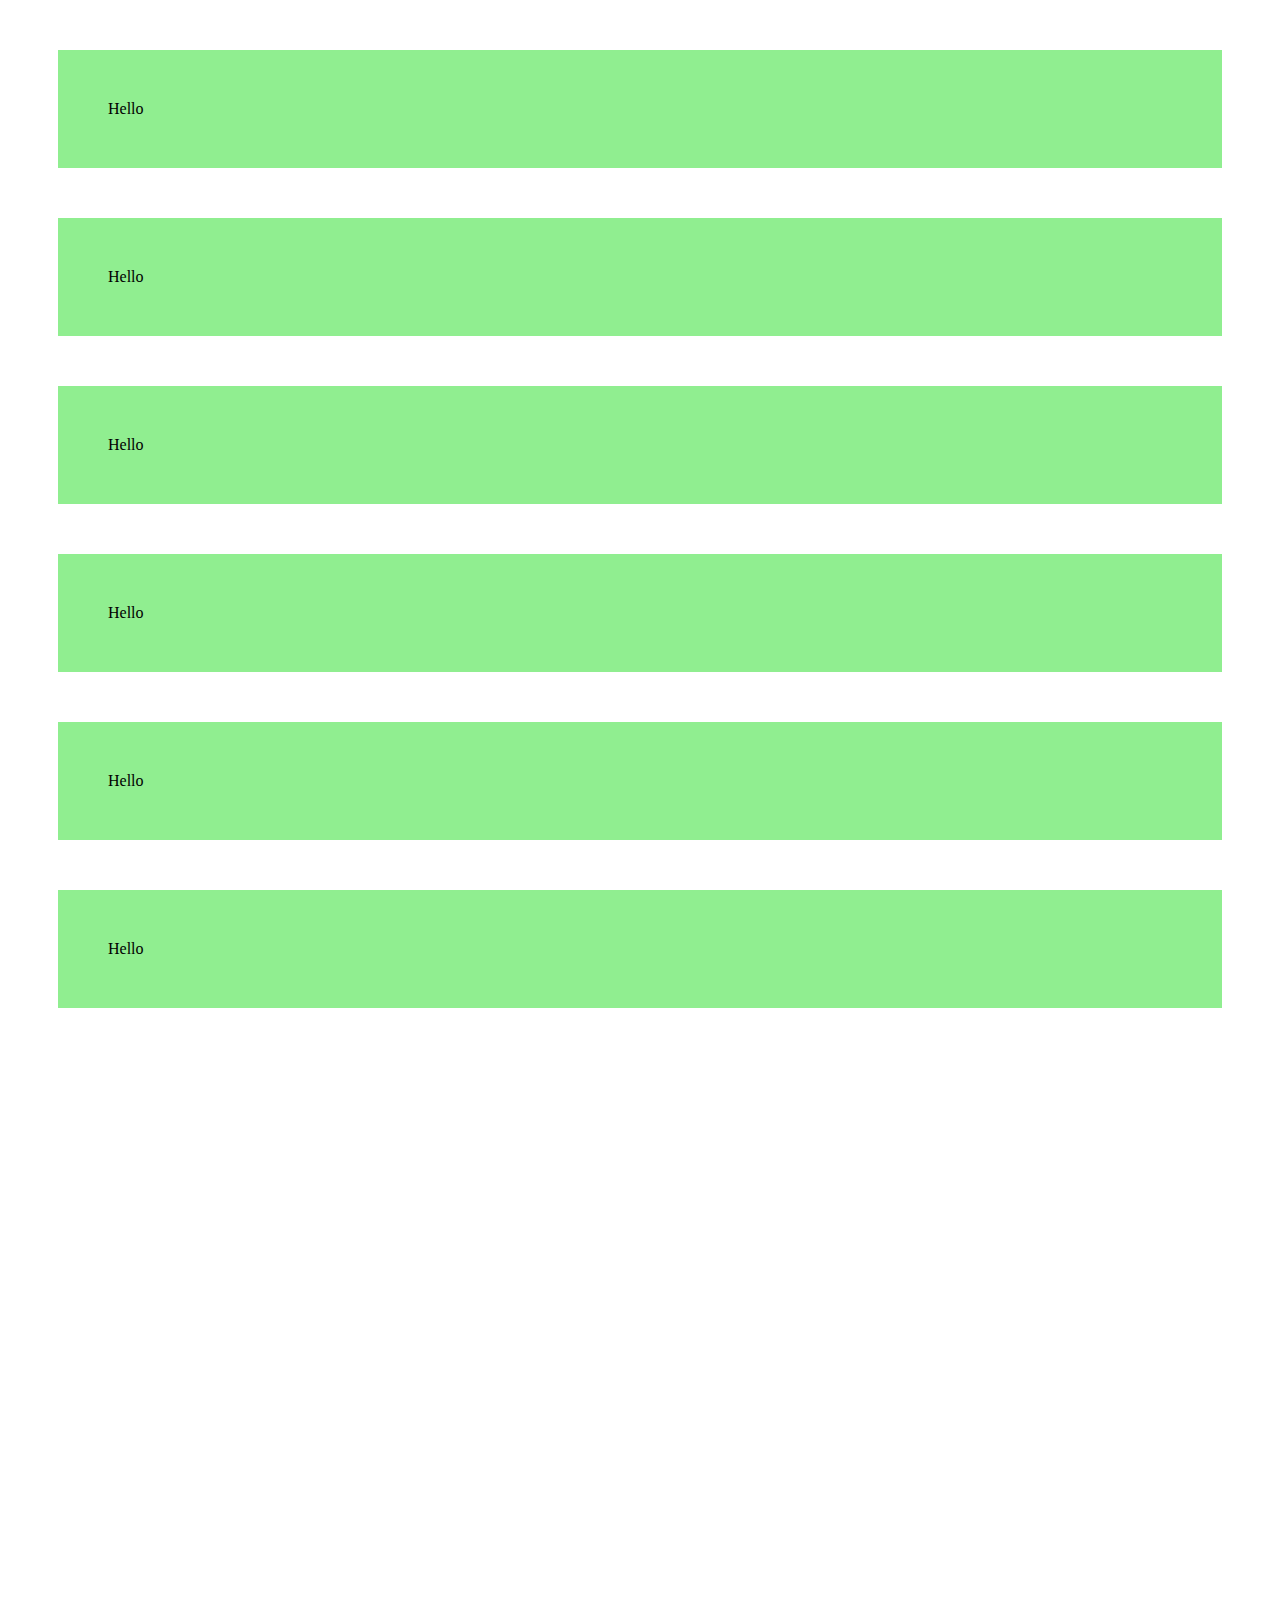
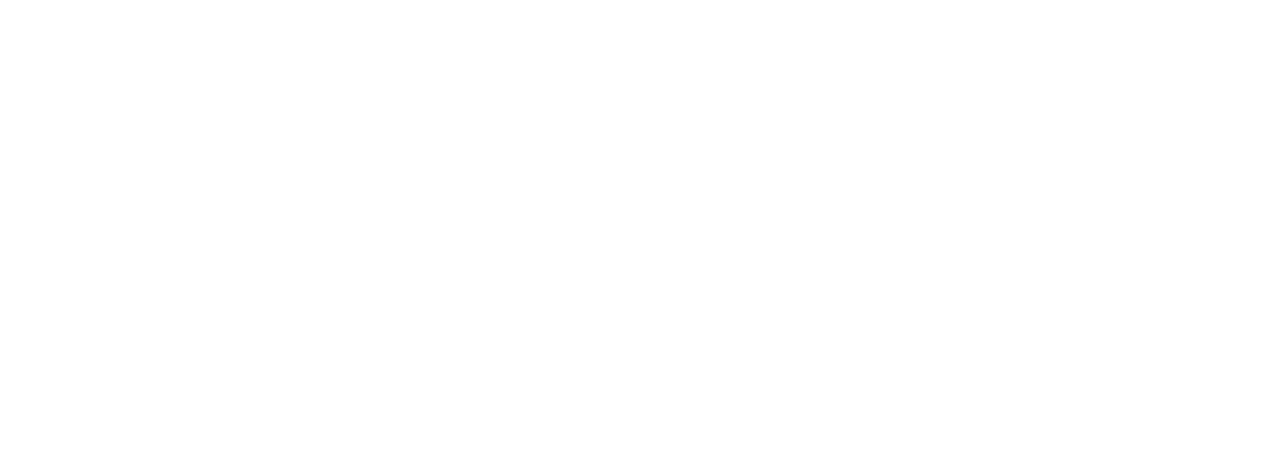
<file: test/index.html>
<!doctype html>
<html lang="en">

<head>
    <!-- Required meta tags -->
    <meta charset="utf-8">
    <meta name="viewport" content="width=device-width, initial-scale=1, shrink-to-fit=no">

    <!-- Bootstrap CSS -->
    <link rel="stylesheet" href="https://stackpath.bootstrapcdn.com/bootstrap/4.1.3/css/bootstrap.min.css"
        integrity="sha384-MCw98/SFnGE8fJT3GXwEOngsV7Zt27NXFoaoApmYm81iuXoPkFOJwJ8ERdknLPMO" crossorigin="anonymous">
    <link rel="stylesheet" href="https://cdnjs.cloudflare.com/ajax/libs/animate.css/3.7.0/animate.min.css">
    <link rel="stylesheet" href="css/as_special.css">

    <title>13_4_comic_player</title>

    <style>
        .slideanimate {
            visibility: hidden;
        }

        .slide {
            visibility: visible;
        }
    </style>
</head>

<body>
    <div id="container">

        <div>Hello</div>
        <div>Hello</div>
        <div>Hello</div>
        <div>Hello</div>
        <div>Hello</div>
        <div>Hello</div>
        <div class="hideme">Fade In</div>
        <div class="hideme">Fade In</div>
        <div class="hideme">Fade In</div>
        <div class="hideme">Fade In</div>
        <div class="hideme">Fade In</div>

    </div>

    <!--        <div style="position:absolute;background-color:rgba(0,0,0,0.5);width:50vw;min-height:500px"></div>-->
    </div>

    <!-- Optional JavaScript -->
    <!-- jQuery first, then Popper.js, then Bootstrap JS -->
    <script src="https://code.jquery.com/jquery-3.3.1.slim.min.js"
        integrity="sha384-q8i/X+965DzO0rT7abK41JStQIAqVgRVzpbzo5smXKp4YfRvH+8abtTE1Pi6jizo" crossorigin="anonymous">
    </script>
    <script src="https://cdnjs.cloudflare.com/ajax/libs/popper.js/1.14.3/umd/popper.min.js"
        integrity="sha384-ZMP7rVo3mIykV+2+9J3UJ46jBk0WLaUAdn689aCwoqbBJiSnjAK/l8WvCWPIPm49" crossorigin="anonymous">
    </script>
    <script src="https://stackpath.bootstrapcdn.com/bootstrap/4.1.3/js/bootstrap.min.js"
        integrity="sha384-ChfqqxuZUCnJSK3+MXmPNIyE6ZbWh2IMqE241rYiqJxyMiZ6OW/JmZQ5stwEULTy" crossorigin="anonymous">
    </script>

    <script>
        $(document).ready(function () {

            /* Every time the window is scrolled ... */
            $(window).scroll(function () {

                /* Check the location of each desired element */
                $('.hideme').each(function (i) {

                    var bottom_of_object = $(this).offset().top + $(this).outerHeight();
                    var bottom_of_window = $(window).scrollTop() + $(window).height();

                    /* If the object is completely visible in the window, fade it it */
                    if (bottom_of_window > bottom_of_object) {

                        $(this).animate({
                            'opacity': '1'
                        }, 500);

                    }

                });

            });

        });
    </script>


</body>

</html>
</file>
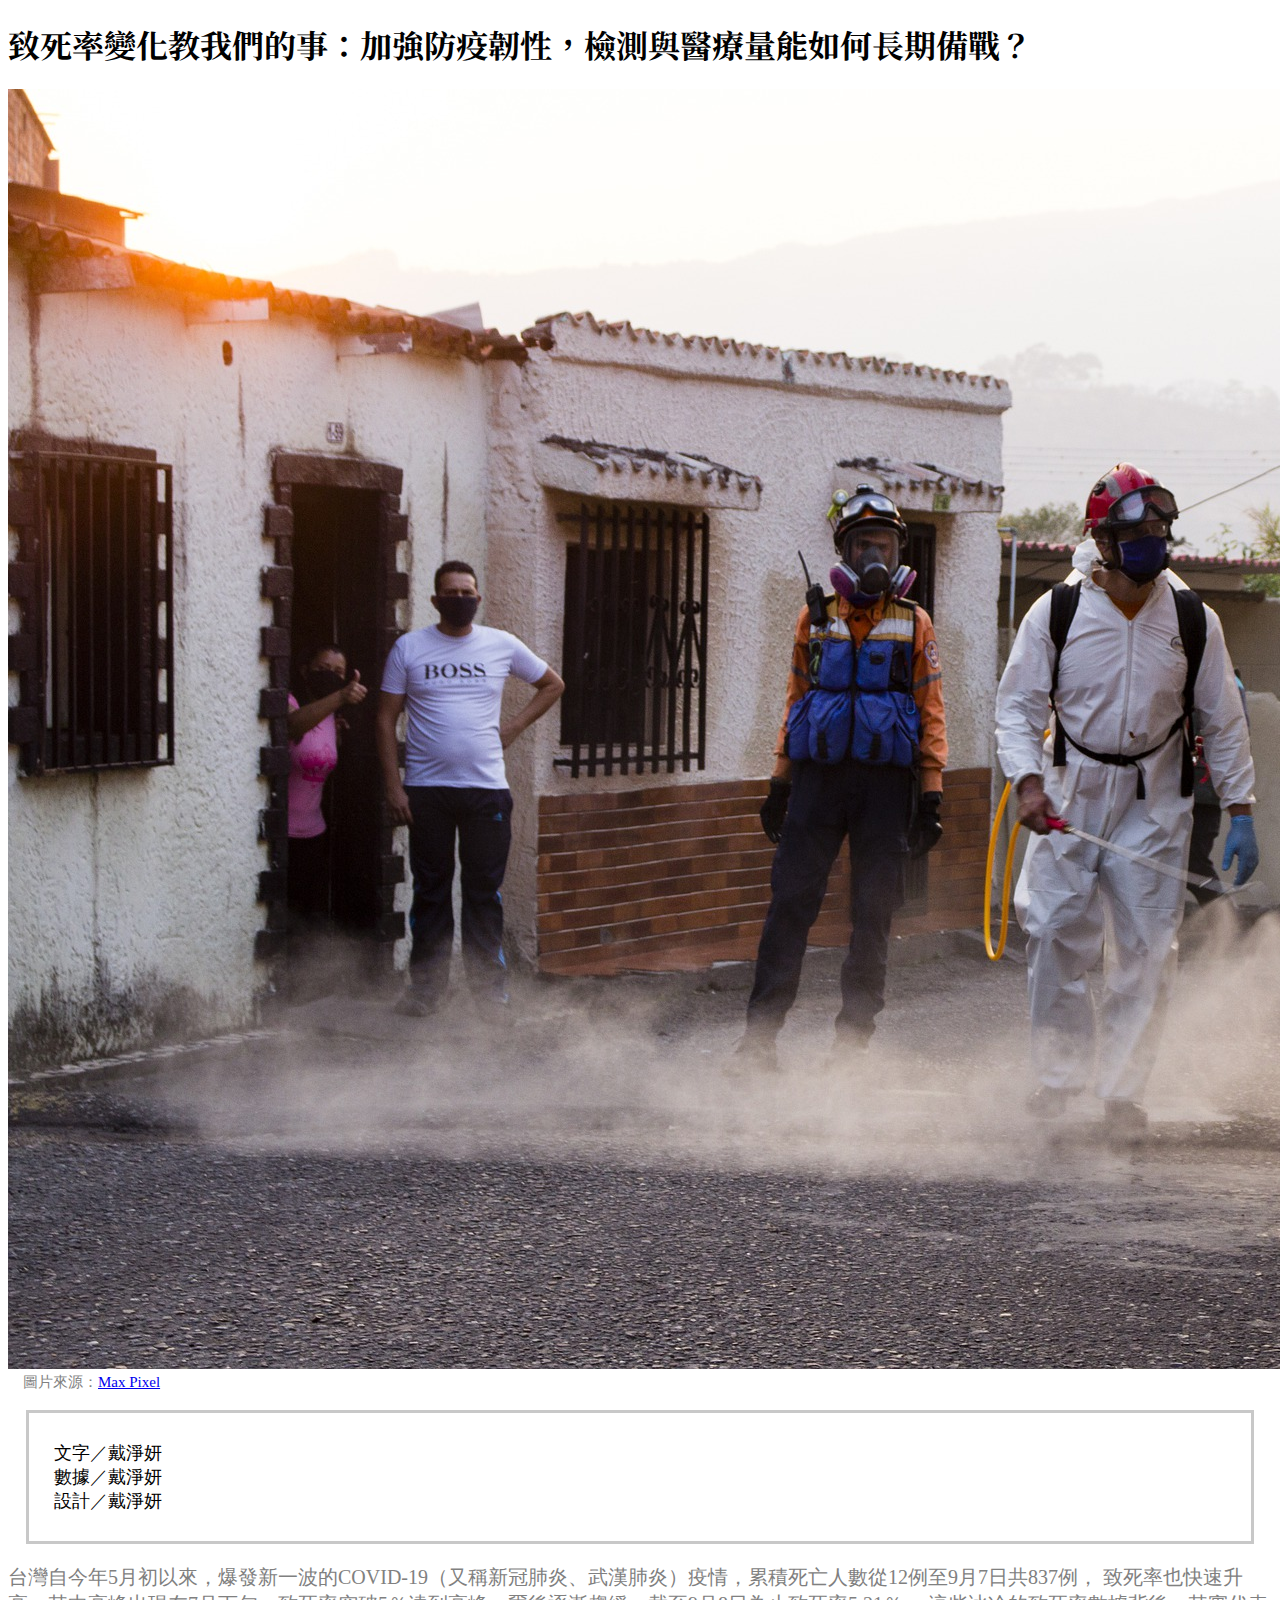
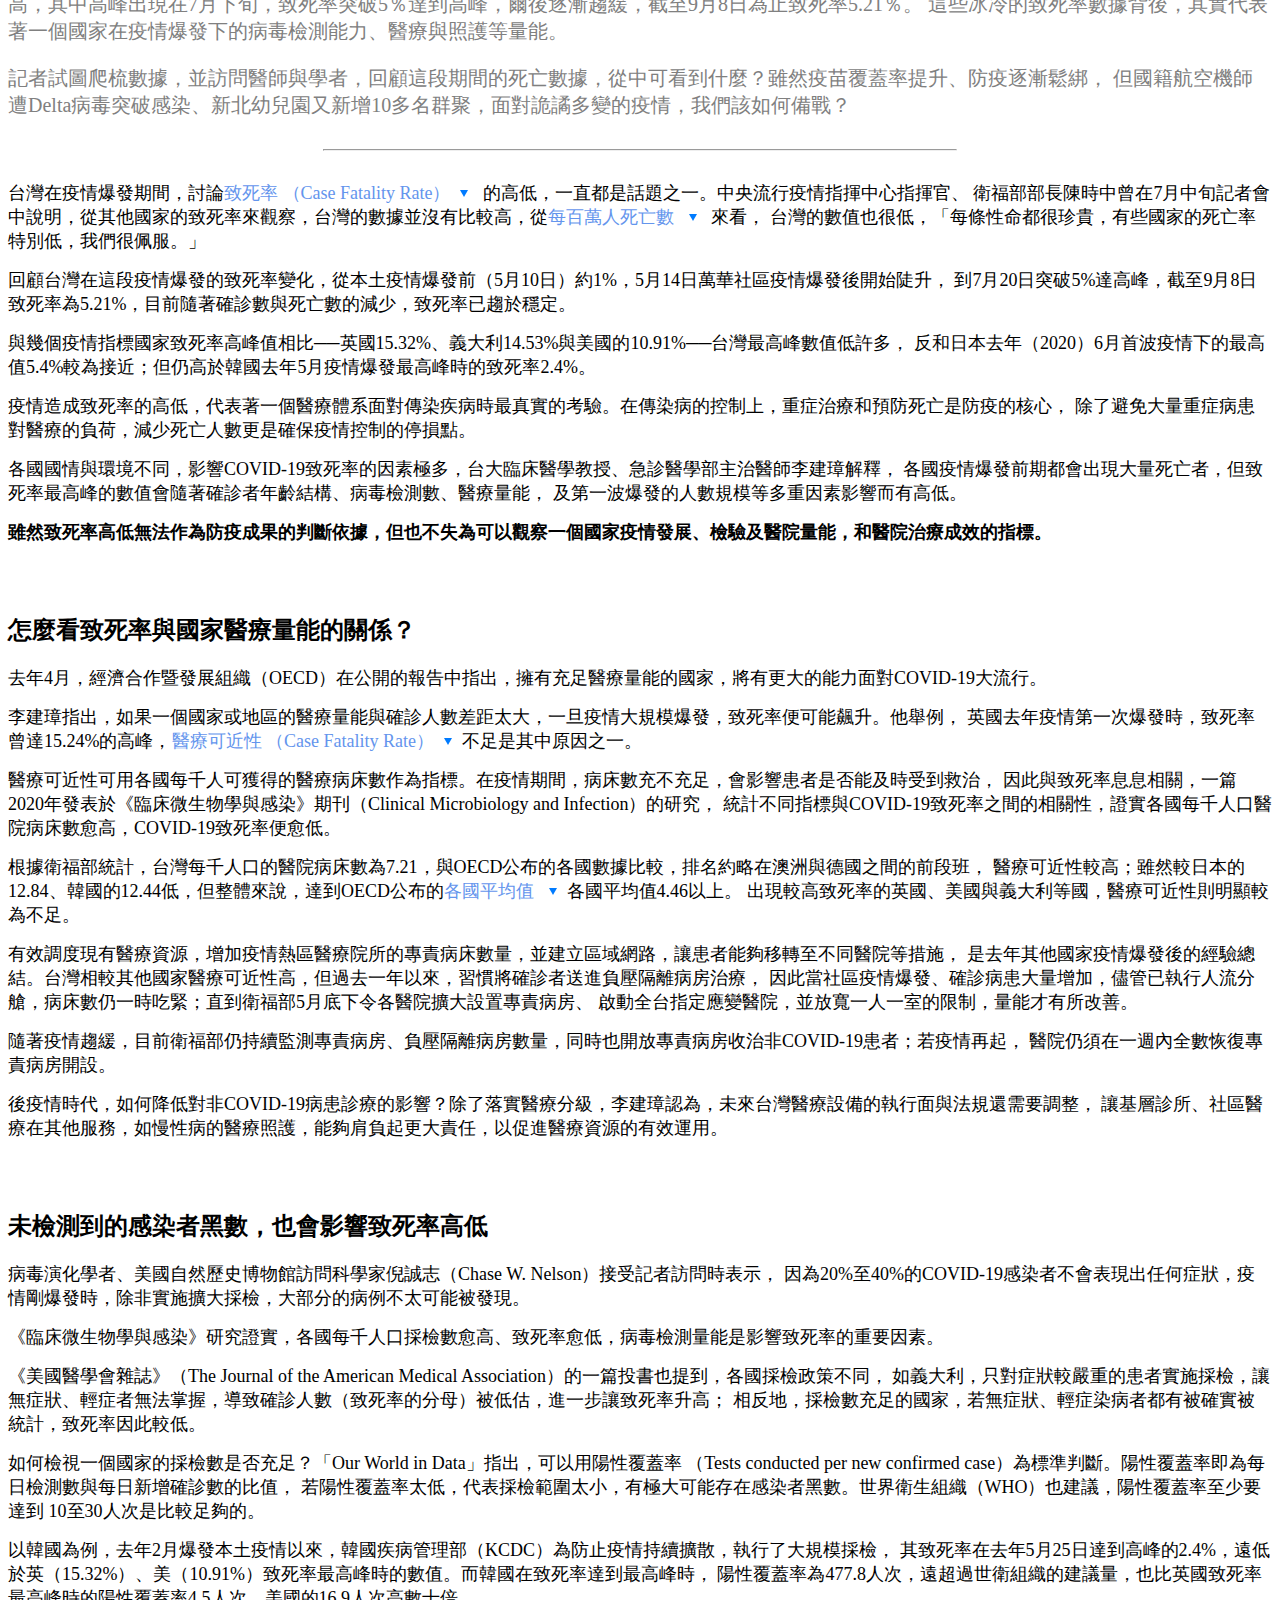
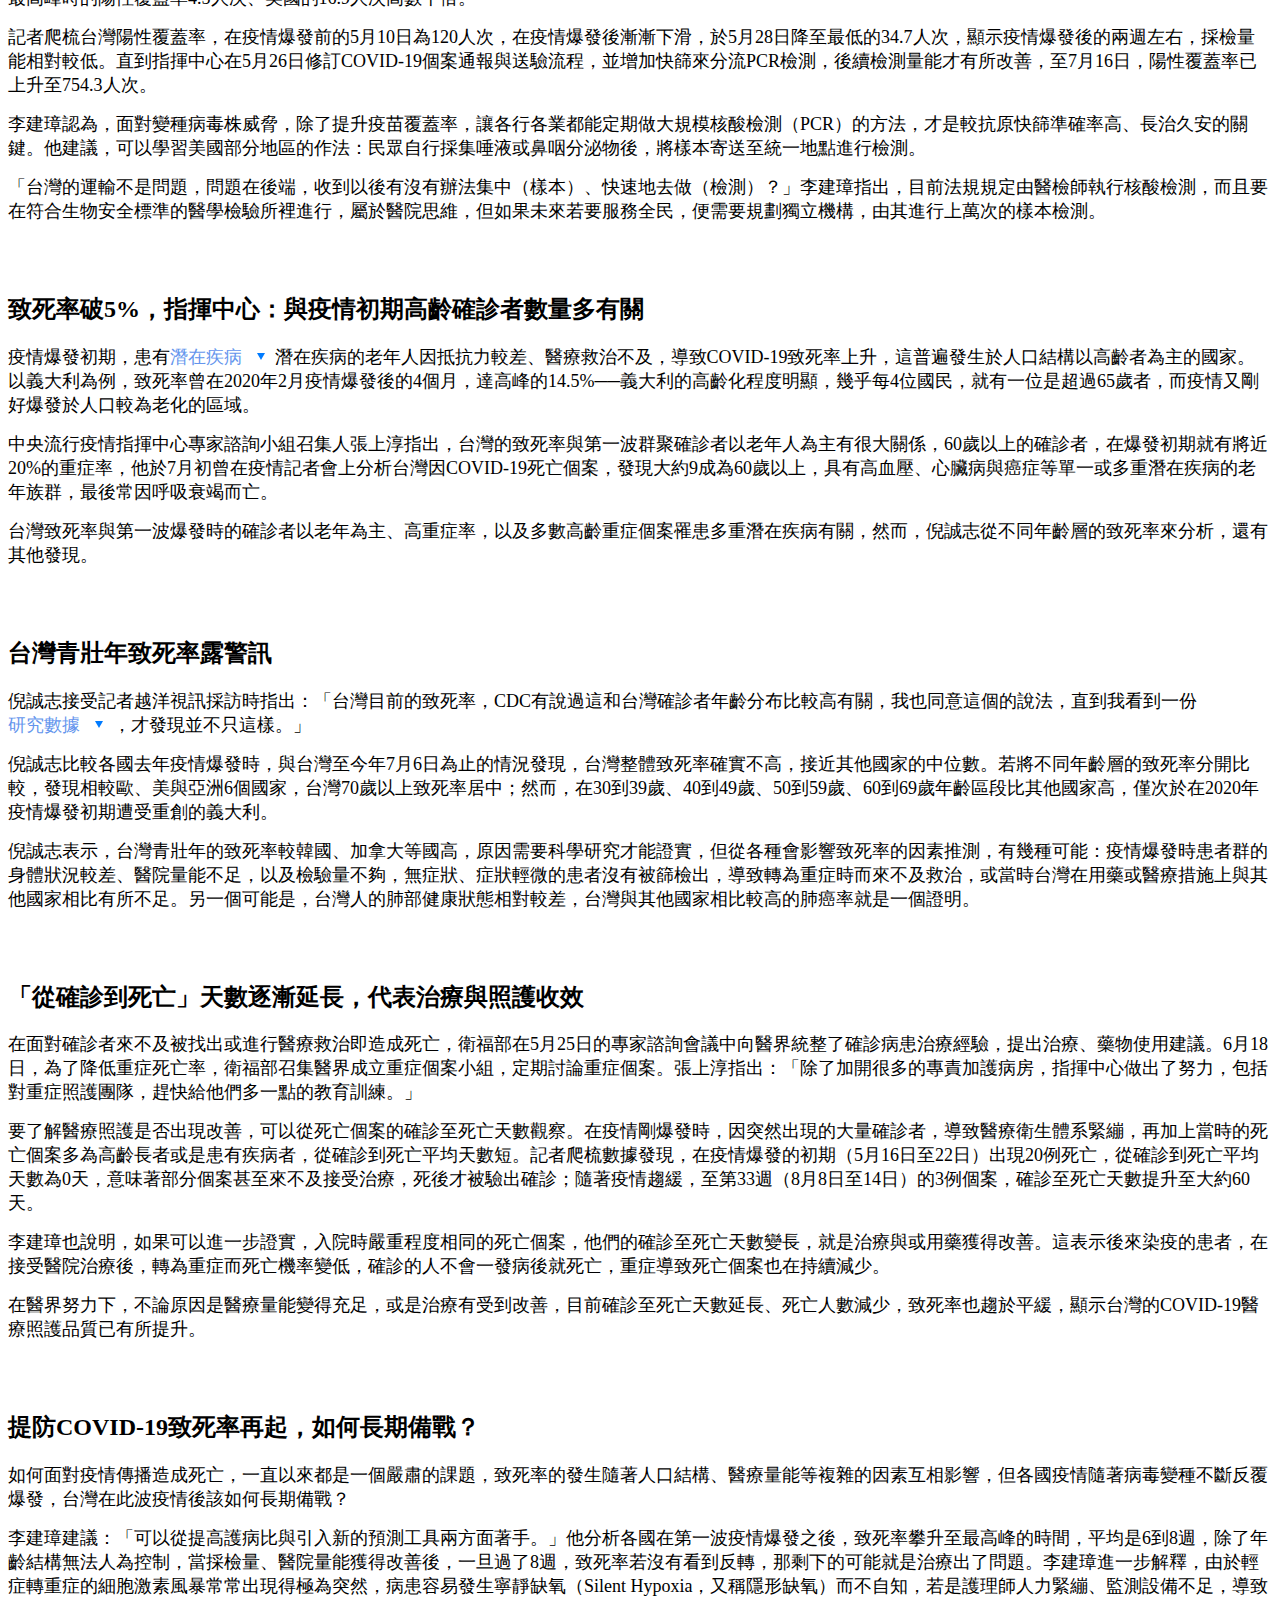
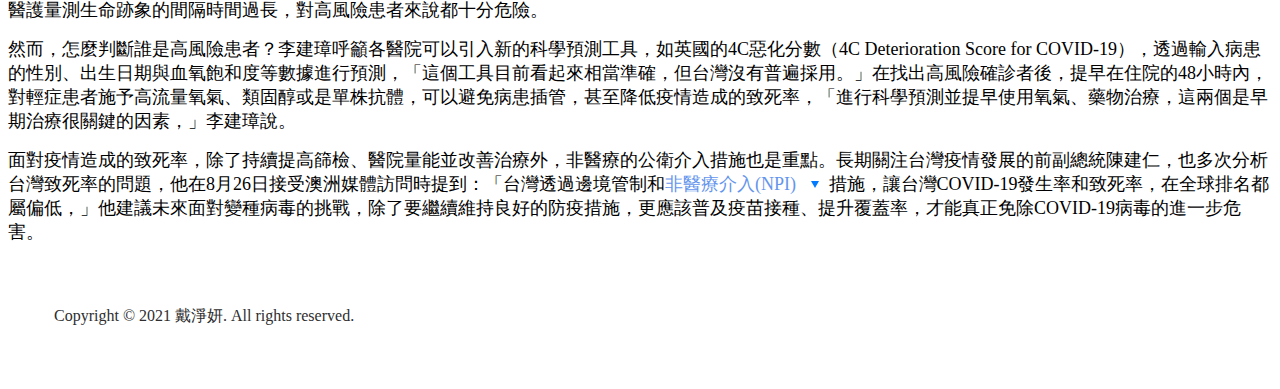
<file: as_2.html>
<!doctype html>
<html lang="en">

<head>
    <!-- Required meta tags -->
    <meta charset="utf-8">
    <meta name="viewport" content="width=device-width, initial-scale=1, shrink-to-fit=no">

    <!-- Bootstrap CSS -->
    <link rel="stylesheet" href="https://cdn.jsdelivr.net/npm/bootstrap@4.5.3/dist/css/bootstrap.min.css"
        integrity="sha384-TX8t27EcRE3e/ihU7zmQxVncDAy5uIKz4rEkgIXeMed4M0jlfIDPvg6uqKI2xXr2" crossorigin="anonymous">
    <link rel="stylesheet" href="css/as_2.css">
    <link href="https://fonts.googleapis.com/css?family=Noto+Serif+TC&amp;display=swap" rel="stylesheet" />
    <title>致死率變化教我們的事：加強防疫韌性，檢測與醫療量能如何長期備戰？</title>
</head>

<body>
    <div class="header">
        <div class="progress-container">
            <div class="progress-bar" id="myBar"></div>
        </div>
    </div>
    <div class="jumbotron jumbotron-fluid text-center">
        <div class="container">
            <div class="row">
                <h1 class="display-4">致死率變化教我們的事：加強防疫韌性，檢測與醫療量能如何長期備戰？</h1>
                <!-- <p>Window width: <span id="winwidth"></span></p> -->
            </div>
        </div>
    </div>
    <img src="assets/photo.jpg" class="img-fluid" alt="圖片來源：Max Pixel">

    <div class="container jumbotron-fluid">
        <!-- 寬度註解 col-576 sm-768 md-992 lg-1200 xl -->
        <div class="row">
            <div class="col-md-2 lead">圖片來源：<a
                    href="https://www.maxpixel.net/Fogging-Covid-19-Disinfection-Coronavirus-Venezuela-6582058"
                    target="_blank">Max Pixel</a></p>
            </div>
            <div class="col-md-10"></div>
            <div class="col-md-2"></div>
        </div>
    </div>
    <div class="container">
        <div class="text-left border">
            <p class="lead" style="color: black;font-size: 18px;">文字／戴淨妍<br>數據／戴淨妍<br>設計／戴淨妍<br>
        </div>
    </div>
    <!-- 文字、數據、設計 / 戴淨妍； -->
    <!-- 前言 -->
    <div class="container preface">
        <div class="row justify-content-center align-items-center">
            <div class="col-sm-2"><span>
                </span></div>
            <div class=" col-sm-8">
                <p>台灣自今年5月初以來，爆發新一波的COVID-19（又稱新冠肺炎、武漢肺炎）疫情，累積死亡人數從12例至9月7日共837例，
                    致死率也快速升高，其中高峰出現在7月下旬，致死率突破5％達到高峰，爾後逐漸趨緩，截至9月8日為止致死率5.21％。
                    這些冰冷的致死率數據背後，其實代表著一個國家在疫情爆發下的病毒檢測能力、醫療與照護等量能。</p>
                <p>記者試圖爬梳數據，並訪問醫師與學者，回顧這段期間的死亡數據，從中可看到什麼？雖然疫苗覆蓋率提升、防疫逐漸鬆綁，
                    但國籍航空機師遭Delta病毒突破感染、新北幼兒園又新增10多名群聚，面對詭譎多變的疫情，我們該如何備戰？</p>
            </div>
            <div class="col-sm-2"><span></span></div>
        </div>
    </div>
    <!-- 分割線 -->
    <div class="container">
        <div class="row justify-content-center align-items-center">
            <hr style="width:50%;text-align:center;margin-top: 30px;margin-bottom: 30px;">
        </div>

    </div>
    <!-- 內文 -->
    <div class="container content">
        <div class="row justify-content-center align-items-center">
            <div class="col-sm-2"><span></span></div>
            <div class="col-sm-8">

                <p></p>
                <p>台灣在疫情爆發期間，討論<span class="dropdown">致死率
                        <span class="dropdown-content">
                            致死率＝累計死亡人數÷累積確診人數×100％
                        </span>
                        （Case Fatality Rate）<span class="triangle"></span></span>
                    的高低，一直都是話題之一。中央流行疫情指揮中心指揮官、
                    衛福部部長陳時中曾在7月中旬記者會中說明，從其他國家的致死率來觀察，台灣的數據並沒有比較高，從<span class="dropdown">每百萬人死亡數
                        <span class="triangle"></span><span class="dropdown-content">
                            截至9月1日，台灣每百萬人的死亡數為35人，美國為1,928.7人，日本為128.1人，韓國為44.9人。
                        </span></span>
                    來看，
                    台灣的數值也很低，「每條性命都很珍貴，有些國家的死亡率特別低，我們很佩服。」</p>
                <p>回顧台灣在這段疫情爆發的致死率變化，從本土疫情爆發前（5月10日）約1%，5月14日萬華社區疫情爆發後開始陡升，
                    到7月20日突破5%達高峰，截至9月8日致死率為5.21%，目前隨著確診數與死亡數的減少，致死率已趨於穩定。</p>
                <p>與幾個疫情指標國家致死率高峰值相比──英國15.32%、義大利14.53%與美國的10.91%──台灣最高峰數值低許多，
                    反和日本去年（2020）6月首波疫情下的最高值5.4%較為接近；但仍高於韓國去年5月疫情爆發最高峰時的致死率2.4%。</p>

                <div class="infogram-embed" data-id="f78b4d85-1252-41f5-93c5-1e1d00d97bef" data-type="interactive">
                </div>


                <p>疫情造成致死率的高低，代表著一個醫療體系面對傳染疾病時最真實的考驗。在傳染病的控制上，重症治療和預防死亡是防疫的核心，
                    除了避免大量重症病患對醫療的負荷，減少死亡人數更是確保疫情控制的停損點。</p>
                <p>各國國情與環境不同，影響COVID-19致死率的因素極多，台大臨床醫學教授、急診醫學部主治醫師李建璋解釋，
                    各國疫情爆發前期都會出現大量死亡者，但致死率最高峰的數值會隨著確診者年齡結構、病毒檢測數、醫療量能，
                    及第一波爆發的人數規模等多重因素影響而有高低。</p>
                <p class="bolder">雖然致死率高低無法作為防疫成果的判斷依據，但也不失為可以觀察一個國家疫情發展、檢驗及醫院量能，和醫院治療成效的指標。</p>

                <h2>怎麼看致死率與國家醫療量能的關係？</h2>
                <p>去年4月，經濟合作暨發展組織（OECD）在公開的報告中指出，擁有充足醫療量能的國家，將有更大的能力面對COVID-19大流行。</p>
                <p>李建璋指出，如果一個國家或地區的醫療量能與確診人數差距太大，一旦疫情大規模爆發，致死率便可能飆升。他舉例，
                    英國去年疫情第一次爆發時，致死率曾達15.24%的高峰，<span class="dropdown">醫療可近性
                        <span class="dropdown-content">
                            醫療可近性指個人在為達健康的目的下，醫療資源觸手可及的程度，因此提升醫療可近性可以使民眾就醫的可能性與方便性增加，有利於提升全民的健康狀況。
                        </span>
                        （Case Fatality Rate）<span class="triangle"></span></span>不足是其中原因之一。</p>
                <p>醫療可近性可用各國每千人可獲得的醫療病床數作為指標。在疫情期間，病床數充不充足，會影響患者是否能及時受到救治，
                    因此與致死率息息相關，一篇2020年發表於《臨床微生物學與感染》期刊（Clinical Microbiology and Infection）的研究，
                    統計不同指標與COVID-19致死率之間的相關性，證實各國每千人口醫院病床數愈高，COVID-19致死率便愈低。</p>
                <p>根據衛福部統計，台灣每千人口的醫院病床數為7.21，與OECD公布的各國數據比較，排名約略在澳洲與德國之間的前段班，
                    醫療可近性較高；雖然較日本的12.84、韓國的12.44低，但整體來說，達到OECD公布的<span class="dropdown">各國平均值
                        <span class="triangle"></span><span class="dropdown-content">
                            此處使用OECD公布之最新數據，統計範圍包含哥斯大黎加以外的37個成員國（哥斯大黎加方於今年5月21日加入OECD）。
                        </span></span>各國平均值4.46以上。
                    出現較高致死率的英國、美國與義大利等國，醫療可近性則明顯較為不足。</p>
                <div class="infogram-embed" data-id="bb9ef6a5-8e5f-44da-8224-71628be93592" data-type="interactive">
                </div>
                <p>有效調度現有醫療資源，增加疫情熱區醫療院所的專責病床數量，並建立區域網路，讓患者能夠移轉至不同醫院等措施，
                    是去年其他國家疫情爆發後的經驗總結。台灣相較其他國家醫療可近性高，但過去一年以來，習慣將確診者送進負壓隔離病房治療，
                    因此當社區疫情爆發、確診病患大量增加，儘管已執行人流分艙，病床數仍一時吃緊；直到衛福部5月底下令各醫院擴大設置專責病房、
                    啟動全台指定應變醫院，並放寬一人一室的限制，量能才有所改善。</p>
                <p>隨著疫情趨緩，目前衛福部仍持續監測專責病房、負壓隔離病房數量，同時也開放專責病房收治非COVID-19患者；若疫情再起，
                    醫院仍須在一週內全數恢復專責病房開設。</p>
                <p>後疫情時代，如何降低對非COVID-19病患診療的影響？除了落實醫療分級，李建璋認為，未來台灣醫療設備的執行面與法規還需要調整，
                    讓基層診所、社區醫療在其他服務，如慢性病的醫療照護，能夠肩負起更大責任，以促進醫療資源的有效運用。</p>

                <h2>未檢測到的感染者黑數，也會影響致死率高低</h2>
                <p>病毒演化學者、美國自然歷史博物館訪問科學家倪誠志（Chase W. Nelson）接受記者訪問時表示，
                    因為20%至40%的COVID-19感染者不會表現出任何症狀，疫情剛爆發時，除非實施擴大採檢，大部分的病例不太可能被發現。</p>
                <p>《臨床微生物學與感染》研究證實，各國每千人口採檢數愈高、致死率愈低，病毒檢測量能是影響致死率的重要因素。</p>
                <p>《美國醫學會雜誌》（The Journal of the American Medical Association）的一篇投書也提到，各國採檢政策不同，
                    如義大利，只對症狀較嚴重的患者實施採檢，讓無症狀、輕症者無法掌握，導致確診人數（致死率的分母）被低估，進一步讓致死率升高；
                    相反地，採檢數充足的國家，若無症狀、輕症染病者都有被確實被統計，致死率因此較低。</p>
                <p>如何檢視一個國家的採檢數是否充足？「Our World in Data」指出，可以用陽性覆蓋率
                    （Tests conducted per new confirmed case）為標準判斷。陽性覆蓋率即為每日檢測數與每日新增確診數的比值，
                    若陽性覆蓋率太低，代表採檢範圍太小，有極大可能存在感染者黑數。世界衛生組織（WHO）也建議，陽性覆蓋率至少要達到
                    10至30人次是比較足夠的。</p>
                <p>以韓國為例，去年2月爆發本土疫情以來，韓國疾病管理部（KCDC）為防止疫情持續擴散，執行了大規模採檢，
                    其致死率在去年5月25日達到高峰的2.4%，遠低於英（15.32%）、美（10.91%）致死率最高峰時的數值。而韓國在致死率達到最高峰時，
                    陽性覆蓋率為477.8人次，遠超過世衛組織的建議量，也比英國致死率最高峰時的陽性覆蓋率4.5人次、美國的16.9人次高數十倍。
                </p>
                <!-- 陽性覆蓋率 -->
                <div class="infogram-embed" data-id="d3cca522-b2dc-4e57-bf65-0898c8fcccba" data-type="interactive">
                </div>

                <p>記者爬梳台灣陽性覆蓋率，在疫情爆發前的5月10日為120人次，在疫情爆發後漸漸下滑，於5月28日降至最低的34.7人次，顯示疫情爆發後的兩週左右，採檢量能相對較低。直到指揮中心在5月26日修訂COVID-19個案通報與送驗流程，並增加快篩來分流PCR檢測，後續檢測量能才有所改善，至7月16日，陽性覆蓋率已上升至754.3人次。
                </p>
                <p>李建璋認為，面對變種病毒株威脅，除了提升疫苗覆蓋率，讓各行各業都能定期做大規模核酸檢測（PCR）的方法，才是較抗原快篩準確率高、長治久安的關鍵。他建議，可以學習美國部分地區的作法：民眾自行採集唾液或鼻咽分泌物後，將樣本寄送至統一地點進行檢測。
                </p>
                <p>「台灣的運輸不是問題，問題在後端，收到以後有沒有辦法集中（樣本）、快速地去做（檢測）？」李建璋指出，目前法規規定由醫檢師執行核酸檢測，而且要在符合生物安全標準的醫學檢驗所裡進行，屬於醫院思維，但如果未來若要服務全民，便需要規劃獨立機構，由其進行上萬次的樣本檢測。
                </p>
                <h2>致死率破5%，指揮中心：與疫情初期高齡確診者數量多有關</h2>
                <p>疫情爆發初期，患有<span class="dropdown">潛在疾病
                        <span class="triangle"></span><span class="dropdown-content">
                            包含高血壓、糖尿病、心血管疾病、腎臟疾病、中風、癌症與高血脂等。
                        </span></span>潛在疾病的老年人因抵抗力較差、醫療救治不及，導致COVID-19致死率上升，這普遍發生於人口結構以高齡者為主的國家。以義大利為例，致死率曾在2020年2月疫情爆發後的4個月，達高峰的14.5%──義大利的高齡化程度明顯，幾乎每4位國民，就有一位是超過65歲者，而疫情又剛好爆發於人口較為老化的區域。
                </p>
                <div class="infogram-embed" data-id="77550bbc-d35b-4cb1-8d52-ef4559d59cb4" data-type="interactive">
                </div>
                <p>中央流行疫情指揮中心專家諮詢小組召集人張上淳指出，台灣的致死率與第一波群聚確診者以老年人為主有很大關係，60歲以上的確診者，在爆發初期就有將近20%的重症率，他於7月初曾在疫情記者會上分析台灣因COVID-19死亡個案，發現大約9成為60歲以上，具有高血壓、心臟病與癌症等單一或多重潛在疾病的老年族群，最後常因呼吸衰竭而亡。
                </p>
                <p>台灣致死率與第一波爆發時的確診者以老年為主、高重症率，以及多數高齡重症個案罹患多重潛在疾病有關，然而，倪誠志從不同年齡層的致死率來分析，還有其他發現。</p>
                <h2>台灣青壯年致死率露警訊</h2>
                <p>倪誠志接受記者越洋視訊採訪時指出：「台灣目前的致死率，CDC有說過這和台灣確診者年齡分布比較高有關，我也同意這個的說法，直到我看到一份<span class="dropdown">研究數據
                        <span class="triangle"></span><span class="dropdown-content">
                            這份研究名為〈七個國家之間特定年齡和年齡調整致死率的比較〉，於2020年10月21日發表於《公共科學圖書館：綜合》（PLOS ONE）期刊。
                            當中提到，各國未經過統計方法調整的粗致死率，受確診者年齡層分佈影響很大，因此，想比較各國致死率高低，以年齡層區分較為精準。
                        </span></span>，才發現並不只這樣。」</p>
                <p>倪誠志比較各國去年疫情爆發時，與台灣至今年7月6日為止的情況發現，台灣整體致死率確實不高，接近其他國家的中位數。若將不同年齡層的致死率分開比較，發現相較歐、美與亞洲6個國家，台灣70歲以上致死率居中；然而，在30到39歲、40到49歲、50到59歲、60到69歲年齡區段比其他國家高，僅次於在2020年疫情爆發初期遭受重創的義大利。
                </p>

                <div class="infogram-embed" data-id="1caeb37e-c734-48da-b999-007521bcedfe" data-type="interactive">
                </div>
                <p>倪誠志表示，台灣青壯年的致死率較韓國、加拿大等國高，原因需要科學研究才能證實，但從各種會影響致死率的因素推測，有幾種可能：疫情爆發時患者群的身體狀況較差、醫院量能不足，以及檢驗量不夠，無症狀、症狀輕微的患者沒有被篩檢出，導致轉為重症時而來不及救治，或當時台灣在用藥或醫療措施上與其他國家相比有所不足。另一個可能是，台灣人的肺部健康狀態相對較差，台灣與其他國家相比較高的肺癌率就是一個證明。
                </p>
                <h2>「從確診到死亡」天數逐漸延長，代表治療與照護收效</h2>
                <p>在面對確診者來不及被找出或進行醫療救治即造成死亡，衛福部在5月25日的專家諮詢會議中向醫界統整了確診病患治療經驗，提出治療、藥物使用建議。6月18日，為了降低重症死亡率，衛福部召集醫界成立重症個案小組，定期討論重症個案。張上淳指出：「除了加開很多的專責加護病房，指揮中心做出了努力，包括對重症照護團隊，趕快給他們多一點的教育訓練。」
                </p>
                <p>要了解醫療照護是否出現改善，可以從死亡個案的確診至死亡天數觀察。在疫情剛爆發時，因突然出現的大量確診者，導致醫療衛生體系緊繃，再加上當時的死亡個案多為高齡長者或是患有疾病者，從確診到死亡平均天數短。記者爬梳數據發現，在疫情爆發的初期（5月16日至22日）出現20例死亡，從確診到死亡平均天數為0天，意味著部分個案甚至來不及接受治療，死後才被驗出確診；隨著疫情趨緩，至第33週（8月8日至14日）的3例個案，確診至死亡天數提升至大約60天。
                </p>
                <div class="infogram-embed" data-id="81b84984-e8e2-4a7e-a856-dbd56ccc1b8e" data-type="interactive">
                </div>
                <p>李建璋也說明，如果可以進一步證實，入院時嚴重程度相同的死亡個案，他們的確診至死亡天數變長，就是治療與或用藥獲得改善。這表示後來染疫的患者，在接受醫院治療後，轉為重症而死亡機率變低，確診的人不會一發病後就死亡，重症導致死亡個案也在持續減少。
                </p>
                <p>在醫界努力下，不論原因是醫療量能變得充足，或是治療有受到改善，目前確診至死亡天數延長、死亡人數減少，致死率也趨於平緩，顯示台灣的COVID-19醫療照護品質已有所提升。</p>
                <h2>提防COVID-19致死率再起，如何長期備戰？</h2>
                <p>如何面對疫情傳播造成死亡，一直以來都是一個嚴肅的課題，致死率的發生隨著人口結構、醫療量能等複雜的因素互相影響，但各國疫情隨著病毒變種不斷反覆爆發，台灣在此波疫情後該如何長期備戰？</p>
                <p>李建璋建議：「可以從提高護病比與引入新的預測工具兩方面著手。」他分析各國在第一波疫情爆發之後，致死率攀升至最高峰的時間，平均是6到8週，除了年齡結構無法人為控制，當採檢量、醫院量能獲得改善後，一旦過了8週，致死率若沒有看到反轉，那剩下的可能就是治療出了問題。李建璋進一步解釋，由於輕症轉重症的細胞激素風暴常常出現得極為突然，病患容易發生寧靜缺氧（Silent
                    Hypoxia，又稱隱形缺氧）而不自知，若是護理師人力緊繃、監測設備不足，導致醫護量測生命跡象的間隔時間過長，對高風險患者來說都十分危險。</p>
                <p>然而，怎麼判斷誰是高風險患者？李建璋呼籲各醫院可以引入新的科學預測工具，如英國的4C惡化分數（4C Deterioration Score for
                    COVID-19），透過輸入病患的性別、出生日期與血氧飽和度等數據進行預測，「這個工具目前看起來相當準確，但台灣沒有普遍採用。」在找出高風險確診者後，提早在住院的48小時內，對輕症患者施予高流量氧氣、類固醇或是單株抗體，可以避免病患插管，甚至降低疫情造成的致死率，「進行科學預測並提早使用氧氣、藥物治療，這兩個是早期治療很關鍵的因素，」李建璋說。
                </p>
                <p>面對疫情造成的致死率，除了持續提高篩檢、醫院量能並改善治療外，非醫療的公衛介入措施也是重點。長期關注台灣疫情發展的前副總統陳建仁，也多次分析台灣致死率的問題，他在8月26日接受澳洲媒體訪問時提到：「台灣透過邊境管制和<span
                        class="dropdown">非醫療介入(NPI)

                        <span class="triangle"></span><span class="dropdown-content">
                            以非藥物、疫苗的方式介入疫情，如衛生教育、環境消毒等，減緩疫情延燒的速度。
                        </span></span>措施，讓台灣COVID-19發生率和致死率，在全球排名都屬偏低，」他建議未來面對變種病毒的挑戰，除了要繼續維持良好的防疫措施，更應該普及疫苗接種、提升覆蓋率，才能真正免除COVID-19病毒的進一步危害。
                </p>
            </div>
            <div class="col-sm-2"><span></span></div>
        </div>
    </div>

    <div class="footer text-center">
        <div class="container">
            <p>Copyright © 2021 戴淨妍. All rights reserved.</p>
        </div>
    </div>



    <!-- Optional JavaScript; choose one of the two! -->

    <!-- Option 1: jQuery and Bootstrap Bundle (includes Popper) -->
    <script src="https://code.jquery.com/jquery-3.5.1.slim.min.js"
        integrity="sha384-DfXdz2htPH0lsSSs5nCTpuj/zy4C+OGpamoFVy38MVBnE+IbbVYUew+OrCXaRkfj" crossorigin="anonymous">
    </script>
    <script src="https://cdn.jsdelivr.net/npm/bootstrap@4.5.3/dist/js/bootstrap.bundle.min.js"
        integrity="sha384-ho+j7jyWK8fNQe+A12Hb8AhRq26LrZ/JpcUGGOn+Y7RsweNrtN/tE3MoK7ZeZDyx" crossorigin="anonymous">

    </script>
    <script>
        $(window).on('resize', function () {
            var winw = $(window).width();
            console.log(winw);
            $("#winwidth").html(winw);
        });
    </script>
    <!-- Option 2: jQuery, Popper.js, and Bootstrap JS
    <script src="https://code.jquery.com/jquery-3.5.1.slim.min.js" integrity="sha384-DfXdz2htPH0lsSSs5nCTpuj/zy4C+OGpamoFVy38MVBnE+IbbVYUew+OrCXaRkfj" crossorigin="anonymous"></script>
    <script src="https://cdn.jsdelivr.net/npm/popper.js@1.16.1/dist/umd/popper.min.js" integrity="sha384-9/reFTGAW83EW2RDu2S0VKaIzap3H66lZH81PoYlFhbGU+6BZp6G7niu735Sk7lN" crossorigin="anonymous"></script>
    <script src="https://cdn.jsdelivr.net/npm/bootstrap@4.5.3/dist/js/bootstrap.min.js" integrity="sha384-w1Q4orYjBQndcko6MimVbzY0tgp4pWB4lZ7lr30WKz0vr/aWKhXdBNmNb5D92v7s" crossorigin="anonymous"></script>
    -->
    <script>
        // Get the modal
        var modal = document.getElementById("myModal");

        // Get the image and insert it inside the modal - use its "alt" text as a caption
        var img = document.getElementById("myImg");
        var modalImg = document.getElementById("img01");
        var captionText = document.getElementById("caption");
        img.onclick = function () {
            modal.style.display = "block";
            modalImg.src = this.src;
            captionText.innerHTML = this.alt;
        }

        // Get the <span> element that closes the modal
        var span = document.getElementsByClassName("close")[0];

        // When the user clicks on <span> (x), close the modal
        span.onclick = function () {
            modal.style.display = "none";
        }
    </script>

    <script>
        ! function (e, i, n, s) {
            var t = "InfogramEmbeds",
                d = e.getElementsByTagName("script")[0];
            if (window[t] && window[t].initialized) window[t].process && window[t].process();
            else if (!e.getElementById(n)) {
                var o = e.createElement("script");
                o.async = 1, o.id = n, o.src = "https://e.infogram.com/js/dist/embed-loader-min.js", d
                    .parentNode.insertBefore(o, d)
            }
        }(document, 0, "infogram-async");
    </script>
    <script>
        // When the user scrolls the page, execute myFunction 
        window.onscroll = function () {
            myFunction()
        };

        function myFunction() {
            var winScroll = document.body.scrollTop || document.documentElement.scrollTop;
            var height = document.documentElement.scrollHeight - document.documentElement.clientHeight;
            var scrolled = (winScroll / height) * 100;
            document.getElementById("myBar").style.width = scrolled + "%";
        }
    </script>
</body>

</html>
</file>
<file: css/as_2.css>
.jumbotron {
    color: black;
    background-color: #ffffff;
    background-size: cover;
    /* background-position: center; */
    /* background-position: 20% 80%; */
    background-repeat: no-repeat;
}

.img-fluid {
    background-repeat: no-repeat;
    background-size: cover;
}


.preface {
    /* font-family: 'Noto Serif TC'; */
    font-size: 20px;
    /* font-weight: bolder; */
    color: grey;
}

.content p {
    font-size: 18px;
    margin: 15px 0px;
}

h2 {
    margin-top: 70px;
    margin-right: 15px;
}

.footer {
    margin: 16px;
    padding: 30px;
    color: #2e2e2e
}

h1 {
    font-family: 'Noto Serif TC', serif;
}

.lead {
    font-size: 15px;
    color: #818181;
    margin-left: 15px;
}

.bolder {
    font-weight: bolder;
}

.border {
    border-color: #c8c8c8;
    border-width: 3px;
    border-style: solid;
    padding: 10px;
    margin: 18px;
}


.dropdown {
    position: relative;
    display: inline-block;
    color: cornflowerblue;
    cursor: pointer;
}

.dropdown-content {
    display: none;
    position: absolute;
    background-color: #f9f9f9;
    min-width: 160px;
    box-shadow: 0px 8px 16px 0px rgba(0, 0, 0, 0.2);
    padding: 12px 16px;
    z-index: 1;
    color: black;
    font-size: 15px;
}

.dropdown:hover .dropdown-content {
    display: block;
}

.triangle {
    width: 0;
    height: 0;
    border-style: solid;
    border-width: 7px 4.5px 0 4.5px;
    border-color: #007bff transparent transparent transparent;
    vertical-align: middle;
    display: inline-block;
    margin-right: 10px;
    margin-left: 10px;
    margin-bottom: 3px;
    cursor: pointer;
}

/* Style the header: fixed position (always stay at the top) */
.header {
    position: fixed;
    top: 0;
    z-index: 1;
    width: 100%;
    background-color: #f1f1f1;
  }
  
  /* The progress container (grey background) */
  .progress-container {
    width: 100%;
    height: 8px;
    background: white;
  }
  
  /* The progress bar (scroll indicator) */
  .progress-bar {
    height: 8px;
    background: #007bff;
    width: 0%;
  }
</file>
<file: test/css/as_special.css>
#container
{
    height:2000px;    
}

#container DIV
{ 
    margin:50px; 
    padding:50px; 
    background-color:lightgreen; 
}

.hideme
{
    opacity:0;
}
</file>
<file: as_6/as_6.css>
.center {
    margin: auto;
    width: 60%;
    padding: 20vh;
}

.slideanimate {
    visibility: hidden;
}

.slide {
    visibility: visible;
}
</file>
